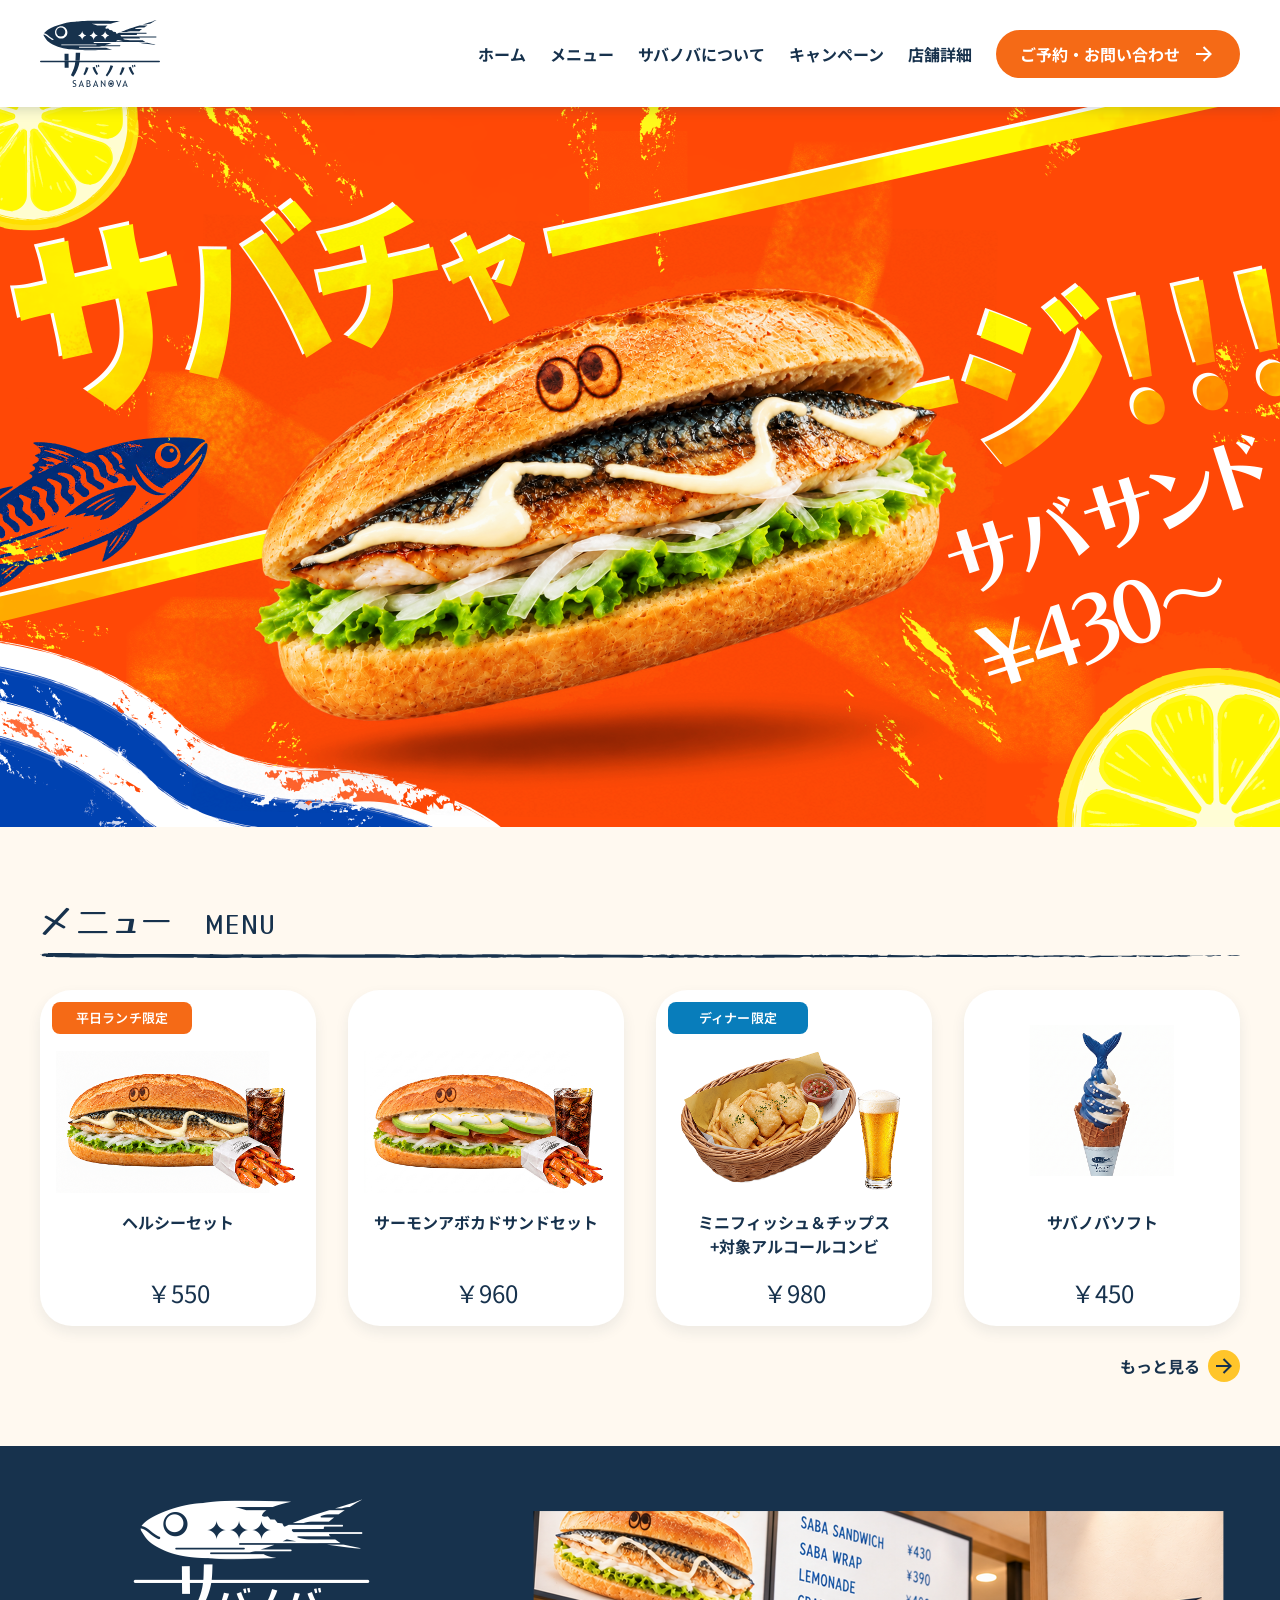
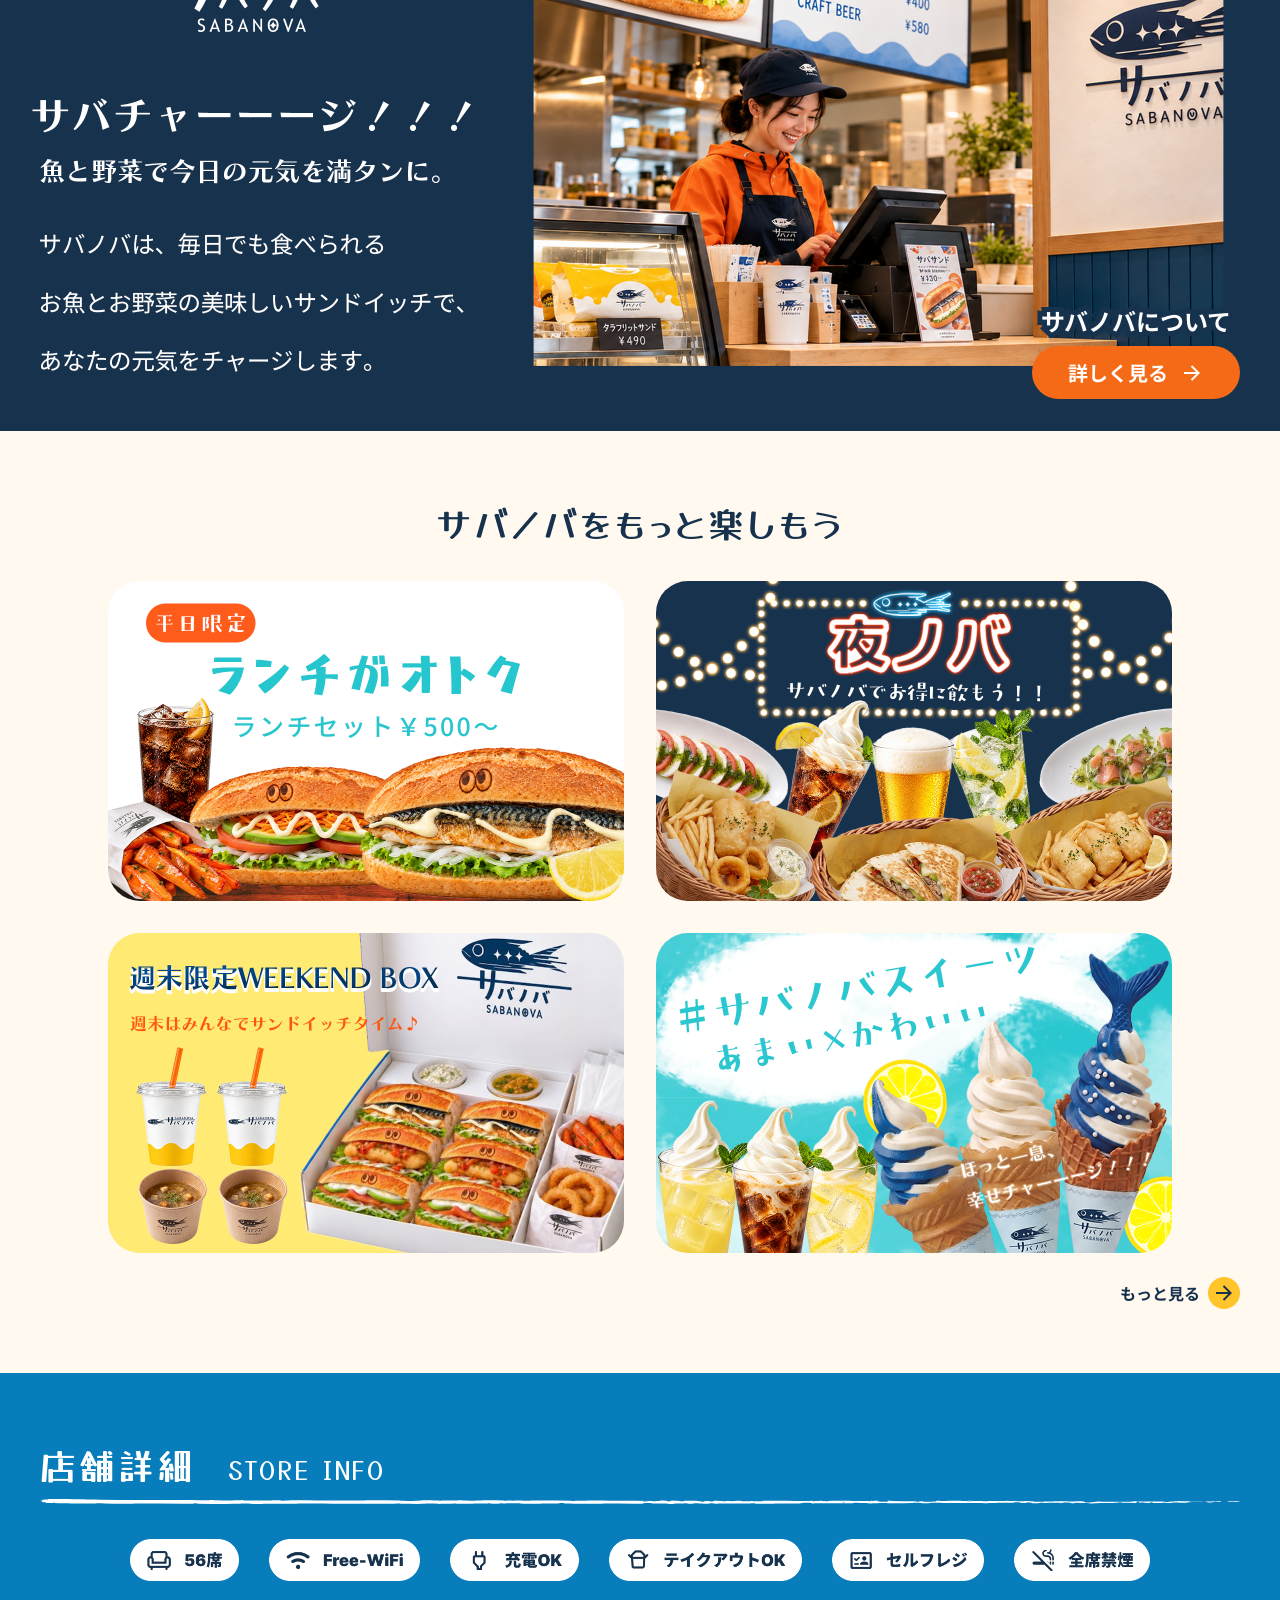
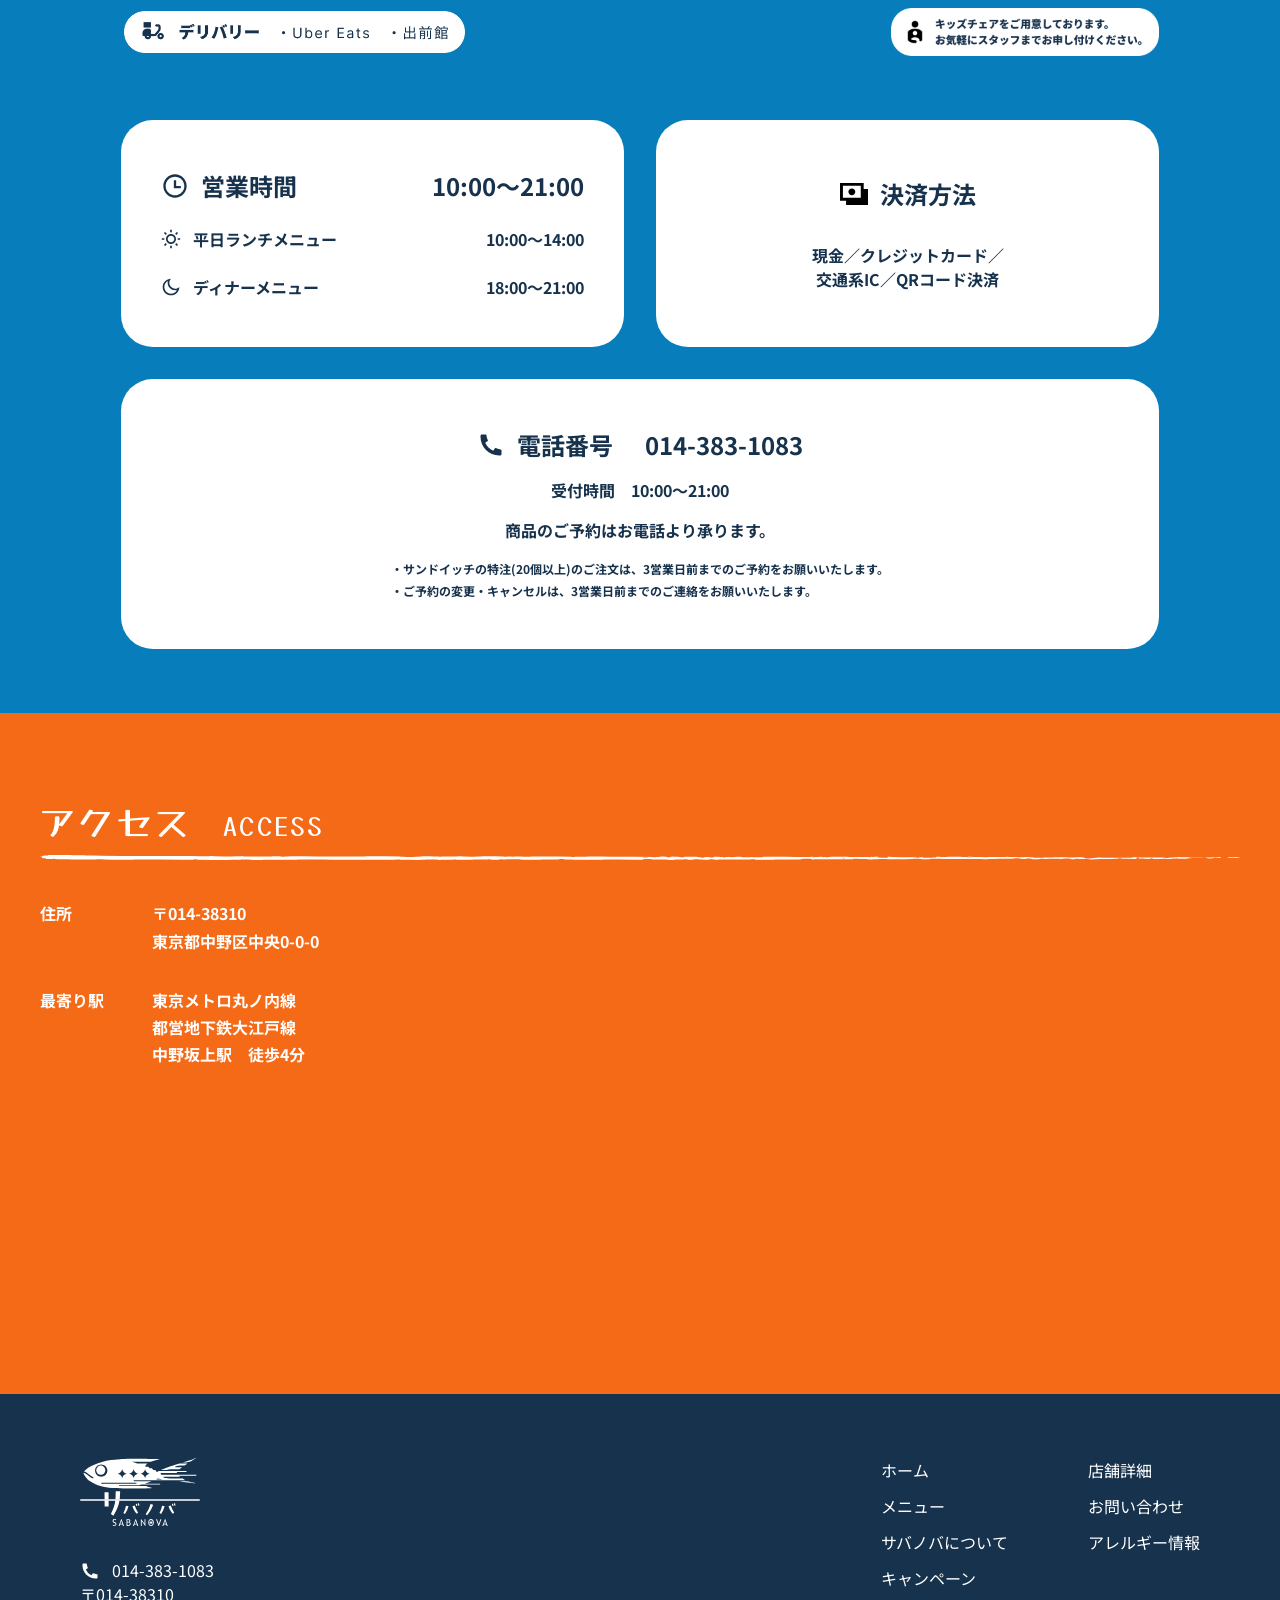
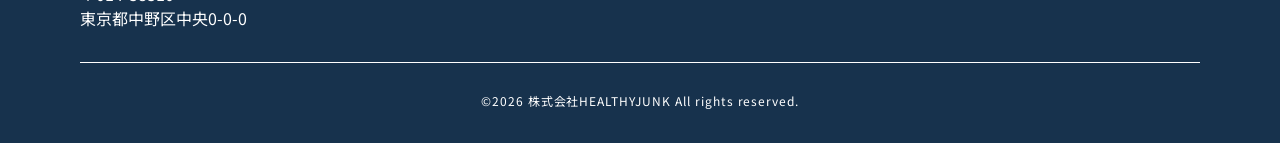
<file: index.html>
<!DOCTYPE html>
<html lang="ja">

<head>
    <meta charset="UTF-8">
    <meta name="viewport" content="width=device-width, initial-scale=1.0">
    <link rel="icon" type="image/svg+xml" href="./assets/images/common/logofish.svg">
    <title>SABANOVA | HOME</title>

    <link rel="preconnect" href="https://fonts.googleapis.com">
    <link rel="preconnect" href="https://fonts.gstatic.com" crossorigin>
    <link
        href="https://fonts.googleapis.com/css2?family=Noto+Sans+JP:wght@400;500;700;900&family=Yusei+Magic&display=swap"
        rel="stylesheet">
    <link rel="stylesheet" href="./css/style.css">
    <script src="./js/script.js" defer></script>
</head>

<body id="top">
    <header class="l-header">
        <div class="l-header__inner">
            <a href="./index.html" class="l-header__logo">
                <img src="./assets/images/common/logo.svg" alt="サバノバ SABANOVA">
            </a>

            <nav class="l-header__nav">

                <ul class="l-header__nav-list">

                    <li class="l-header__nav-item">
                        <a href="./index.html" class="l-header__nav-link">ホーム</a>
                    </li>

                    <li class="l-header__nav-item">
                        <a href="./menu.html" class="l-header__nav-link">メニュー</a>
                    </li>

                    <li class="l-header__nav-item">
                        <a href="./index.html#about" class="l-header__nav-link">サバノバについて</a>
                    </li>

                    <li class="l-header__nav-item">
                        <a href="./index.html#campaign" class="l-header__nav-link">キャンペーン</a>
                    </li>

                    <li class="l-header__nav-item">
                        <a href="./index.html#store-info" class="l-header__nav-link">店舗詳細</a>
                    </li>

                </ul>

            </nav>
            <a href="#" class="c-button c-button--contact">ご予約・お問い合わせ<svg xmlns="http://www.w3.org/2000/svg"
                    viewBox="0 0 24 24" fill="currentColor">
                    <path
                        d="M16.1716 10.9999L10.8076 5.63589L12.2218 4.22168L20 11.9999L12.2218 19.778L10.8076 18.3638L16.1716 12.9999H4V10.9999H16.1716Z">
                    </path>
                </svg></a>
        </div>
    </header>

    <div class="l-floating-header" id="floatingHeader">

        <a href="./index.html" class="l-floating-header__logo">
            <img src="./assets/images/common/logo.svg" alt="サバノバ SABANOVA">
        </a>

        <button class="l-floating-header__menu-button" id="menuButton" type="button" aria-label="メニューを開く"
            aria-expanded="false">
            <span></span>
            <span></span>
            <span></span>
        </button>

    </div>


    <!-- ハンバーガーメニュー -->
    <div class="l-drawer" id="drawer">

        <button class="l-drawer__close" id="drawerClose" type="button" aria-label="メニューを閉じる">
            ×
        </button>

        <nav class="l-drawer__nav">
            <ul>
                <li><a href="./index.html">トップ</a></li>
                <li><a href="./menu.html">メニュー</a></li>
                <li><a href="./index.html#about">サバノバについて</a></li>
                <li><a href="./index.html#campaign">キャンペーン</a></li>
                <li><a href="./index.html#store-info">店舗詳細</a></li>
                <li><a href="./index.html#access">アクセス</a></li>
            </ul>

            <a href="#" class="l-drawer__contact">
                ご予約・お問い合わせ
            </a>
        </nav>

    </div>

    <div class="l-drawer-overlay" id="drawerOverlay"></div>

    <main>
        <section class="p-home-mv">

            <picture>
                <source media="(max-width: 767px)" srcset="./assets/images/home/mv-sp.png">
                <img src="./assets/images/home/mv-pc.png" alt="サバチャージ！！！ サバサンド ￥430～">
            </picture>
        </section>


        <section class="p-home-menu" id="menu">
            <div class="c-section-heading">
                <h2 class="c-section-heading__title">
                    メニュー
                    <span>MENU</span>
                </h2>
            </div>


            <div class="p-home-menu__cards">
                <article class="c-menu-card">

                    <span class="c-menu-card__badge c-menu-card__badge--lunch">
                        平日ランチ限定
                    </span>

                    <img src="./assets/images/menu/set/saba-set/saba-sandwich-set-regular.png" alt="ヘルシーセット">
                    <h3 class="c-menu-card__name">ヘルシーセット</h3>
                    <p class="c-menu-card__price">￥550</p>
                </article>

                <article class="c-menu-card">
                    <img src="./assets/images/menu/set/salmon-avocado-set/salmon-avocado-sandwich-set-regular.png"
                        alt="サーモンアボカドサンドセット">
                    <h3 class="c-menu-card__name">サーモンアボカドサンドセット</h3>
                    <p class="c-menu-card__price">￥960</p>
                </article>

                <article class="c-menu-card">

                    <span class="c-menu-card__badge c-menu-card__badge--dinner">ディナー限定</span>


                    <img src="./assets/images/menu/night/night-mini-fish-and-chips.png" alt="ミニフィッシュ＆チップス+対象アルコールコンビ">
                    <h3 class="c-menu-card__name">ミニフィッシュ＆チップス<br>+対象アルコールコンビ</h3>
                    <p class="c-menu-card__price">￥980</p>
                </article>

                <article class="c-menu-card">
                    <img src="./assets/images/menu/dessert/sabanova-soft.png" alt="サバノバソフト">
                    <h3 class="c-menu-card__name">サバノバソフト</h3>
                    <p class="c-menu-card__price">￥450</p>
                </article>

            </div>


            <a href="./menu.html" class="p-home-menu__more">
                もっと見る

                <span class="c-circle-arrow" aria-hidden="true">
                    <svg xmlns="http://www.w3.org/2000/svg" viewBox="0 0 24 24" fill="currentColor">
                        <path
                            d="M16.1716 10.9999L10.8076 5.63589L12.2218 4.22168L20 11.9999L12.2218 19.778L10.8076 18.3638L16.1716 12.9999H4V10.9999H16.1716Z">
                        </path>
                    </svg>
                </span>
            </a>
        </section>


        <section class="p-home-about" id="about">
            <picture class="p-home-about__visual">
                <source media="(max-width: 767px)" srcset="./assets/images/home/about-sp.png">

                <img src="./assets/images/home/about-pc.png"
                    alt="サバチャーーージ！！！ 魚と野菜で今日の元気を満タンに。サバノバは、毎日でも食べられるお魚とお野菜の美味しいサンドイッチで、あなたの元気をチャージします。">
            </picture>

            <div class="p-home-about__more">
                <p>サバノバについて</p>

                <a href="#" class="c-button c-button--about">
                    詳しく見る
                    <svg xmlns="http://www.w3.org/2000/svg" viewBox="0 0 24 24" fill="currentColor">
                        <path
                            d="M16.1716 10.9999L10.8076 5.63589L12.2218 4.22168L20 11.9999L12.2218 19.778L10.8076 18.3638L16.1716 12.9999H4V10.9999H16.1716Z">
                        </path>
                    </svg>
                </a>
            </div>
        </section>

        <section class="p-home-campaign" id="campaign">
            <h2 class="p-home-campaign__title">
                サバノバをもっと楽しもう
            </h2>

            <ul class="p-home-campaign__list">

                <li class="p-home-campaign__item">
                    <a href="#" class="p-home-campaign__link">
                        <img src="./assets/images/home/campaign-lunch.png" alt="平日限定 ランチがオトク"
                            class="p-home-campaign__image">
                    </a>
                </li>

                <li class="p-home-campaign__item">
                    <a href="#" class="p-home-campaign__link">
                        <img src="./assets/images/home/campaign-night.png" alt="夜ノバ サバノバでお得に飲もう"
                            class="p-home-campaign__image">
                    </a>
                </li>

                <li class="p-home-campaign__item">
                    <a href="#" class="p-home-campaign__link">
                        <img src="./assets/images/home/campaign-weekend.png" alt="週末限定 WEEKEND BOX"
                            class="p-home-campaign__image">
                    </a>
                </li>

                <li class="p-home-campaign__item">
                    <a href="#" class="p-home-campaign__link">
                        <img src="./assets/images/home/campaign-sweets.png" alt="サバノバスイーツ あまい×かわいい ほっと一息幸せチャージ"
                            class="p-home-campaign__image">
                    </a>
                </li>
            </ul>

            <a href="#" class="p-home-campaign__more">
                もっと見る
                <span class="c-circle-arrow" aria-hidden="true">
                    <svg xmlns="http://www.w3.org/2000/svg" viewBox="0 0 24 24" fill="currentColor">
                        <path
                            d="M16.1716 10.9999L10.8076 5.63589L12.2218 4.22168L20 11.9999L12.2218 19.778L10.8076 18.3638L16.1716 12.9999H4V10.9999H16.1716Z">
                        </path>
                    </svg>
                </span>
            </a>
        </section>


        <section class="p-home-store-info" id="store-info">


            <div class="c-section-heading c-section-heading--white">
                <h2 class="c-section-heading__title">
                    店舗詳細
                    <span>STORE INFO</span>
                </h2>
            </div>

            <div class="p-home-store-info__features">

                <!-- PC：6個 × 1行 -->
                <div class="p-home-store-info__features-layout p-home-store-info__features-layout--pc">
                    <div class="c-feature-row">
                        <img src="./assets/images/store-info/feature-seats.png" alt="56席">
                        <img src="./assets/images/store-info/feature-wifi.png" alt="Free-WiFi">
                        <img src="./assets/images/store-info/feature-charge.png" alt="充電OK">
                        <img src="./assets/images/store-info/feature-takeout.png" alt="テイクアウトOK">
                        <img src="./assets/images/store-info/feature-self-register.png" alt="セルフレジ">
                        <img src="./assets/images/store-info/feature-no-smoking.png" alt="全席禁煙">
                    </div>
                </div>


                <!-- 中間：3個 × 2行 -->
                <div class="p-home-store-info__features-layout p-home-store-info__features-layout--tablet">

                    <div class="c-feature-row">
                        <img src="./assets/images/store-info/feature-seats.png" alt="56席">
                        <img src="./assets/images/store-info/feature-wifi.png" alt="Free-WiFi">
                        <img src="./assets/images/store-info/feature-charge.png" alt="充電OK">
                    </div>

                    <div class="c-feature-row">
                        <img src="./assets/images/store-info/feature-takeout.png" alt="テイクアウトOK">
                        <img src="./assets/images/store-info/feature-self-register.png" alt="セルフレジ">
                        <img src="./assets/images/store-info/feature-no-smoking.png" alt="全席禁煙">
                    </div>

                </div>


                <!-- SP：2個 × 3行 -->
                <div class="p-home-store-info__features-layout p-home-store-info__features-layout--sp">

                    <div class="c-feature-row">
                        <img src="./assets/images/store-info/feature-seats.png" alt="56席">
                        <img src="./assets/images/store-info/feature-wifi.png" alt="Free-WiFi">
                    </div>

                    <div class="c-feature-row">
                        <img src="./assets/images/store-info/feature-charge.png" alt="充電OK">
                        <img src="./assets/images/store-info/feature-takeout.png" alt="テイクアウトOK">
                    </div>

                    <div class="c-feature-row">
                        <img src="./assets/images/store-info/feature-self-register.png" alt="セルフレジ">
                        <img src="./assets/images/store-info/feature-no-smoking.png" alt="全席禁煙">
                    </div>

                </div>


                <!-- 共通：下2個 -->
                <div class="p-home-store-info__features-sub">
                    <img src="./assets/images/store-info/feature-delivery.png" alt="デリバリー">
                    <img src="./assets/images/store-info/feature-kids-chair.png" alt="キッズチェア">
                </div>

            </div>

            <div class="p-home-store-info__cards">

                <!-- 営業時間 -->
                <section class="c-info-card">

                    <div class="c-info-card__row">
                        <div class="text-large">

                            <svg class="icon-large" xmlns="http://www.w3.org/2000/svg" viewBox="0 0 24 24"
                                fill="currentColor">
                                <path
                                    d="M12 22C6.47715 22 2 17.5228 2 12C2 6.47715 6.47715 2 12 2C17.5228 2 22 6.47715 22 12C22 17.5228 17.5228 22 12 22ZM12 20C16.4183 20 20 16.4183 20 12C20 7.58172 16.4183 4 12 4C7.58172 4 4 7.58172 4 12C4 16.4183 7.58172 20 12 20ZM13 12H17V14H11V7H13V12Z">
                                </path>
                            </svg>
                            営業時間
                        </div>

                        <p class="text-large">10:00〜21:00</p>
                    </div>

                    <div class="c-info-card__row">
                        <div class="text-medium">

                            <svg class="icon-medium" xmlns="http://www.w3.org/2000/svg" viewBox="0 0 24 24"
                                fill="currentColor">
                                <path
                                    d="M12 18C8.68629 18 6 15.3137 6 12C6 8.68629 8.68629 6 12 6C15.3137 6 18 8.68629 18 12C18 15.3137 15.3137 18 12 18ZM12 16C14.2091 16 16 14.2091 16 12C16 9.79086 14.2091 8 12 8C9.79086 8 8 9.79086 8 12C8 14.2091 9.79086 16 12 16ZM11 1H13V4H11V1ZM11 20H13V23H11V20ZM3.51472 4.92893L4.92893 3.51472L7.05025 5.63604L5.63604 7.05025L3.51472 4.92893ZM16.9497 18.364L18.364 16.9497L20.4853 19.0711L19.0711 20.4853L16.9497 18.364ZM19.0711 3.51472L20.4853 4.92893L18.364 7.05025L16.9497 5.63604L19.0711 3.51472ZM5.63604 16.9497L7.05025 18.364L4.92893 20.4853L3.51472 19.0711L5.63604 16.9497ZM23 11V13H20V11H23ZM4 11V13H1V11H4Z">
                                </path>
                            </svg>
                            平日ランチメニュー
                        </div>

                        <p class="text-medium">10:00〜14:00</p>
                    </div>

                    <div class="c-info-card__row">
                        <div class="text-medium">

                            <svg class="icon-medium" xmlns="http://www.w3.org/2000/svg" viewBox="0 0 24 24"
                                fill="currentColor">
                                <path
                                    d="M10 7C10 10.866 13.134 14 17 14C18.9584 14 20.729 13.1957 21.9995 11.8995C22 11.933 22 11.9665 22 12C22 17.5228 17.5228 22 12 22C6.47715 22 2 17.5228 2 12C2 6.47715 6.47715 2 12 2C12.0335 2 12.067 2 12.1005 2.00049C10.8043 3.27098 10 5.04157 10 7ZM4 12C4 16.4183 7.58172 20 12 20C15.0583 20 17.7158 18.2839 19.062 15.7621C18.3945 15.9187 17.7035 16 17 16C12.0294 16 8 11.9706 8 7C8 6.29648 8.08133 5.60547 8.2379 4.938C5.71611 6.28423 4 8.9417 4 12Z">
                                </path>
                            </svg>
                            ディナーメニュー
                        </div>

                        <p class="text-medium">18:00〜21:00</p>
                    </div>

                </section>


                <!-- 決済方法 -->
                <section class="c-info-card c-info-card--payment">

                    <div class="text-large">

                        <svg class="icon-large" xmlns="http://www.w3.org/2000/svg" fill="none" viewBox="0 0 24 24"
                            id="Bill-4--Streamline-Sharp-Remix">
                            <desc>
                                Bill 4 Streamline Icon: https://streamlinehq.com
                            </desc>
                            <g id="bill-4--accounting-billing-payment-finance-cash-currency-money-bill-dollar-stack">
                                <path id="Union" fill="#000000" fill-rule="evenodd"
                                    d="M-0.000488281 2.49951H20.3042v5.19464h3.6962V21.5006H5.20654v-3.6807H-0.000488281V2.49951Zm2.499998281 2.5V15.3199H17.8042V4.99951H2.49951ZM13.119 10.1597c0 1.6339 -1.3286 2.9585 -2.9675 2.9585 -1.63884 0 -2.96742 -1.3246 -2.96742 -2.9585 0 -1.63396 1.32858 -2.95854 2.96742 -2.95854 1.6389 0 2.9675 1.32458 2.9675 2.95854Z"
                                    clip-rule="evenodd" stroke-width="1"></path>
                            </g>
                        </svg>
                        決済方法
                    </div>

                    <p class="text-medium">
                        現金／クレジットカード／<br>
                        交通系IC／QRコード決済
                    </p>

                </section>


                <!-- 電話番号 -->
                <section class="c-info-card c-info-card--phone">

                    <div class="c-info-card__row">
                        <div class="text-large">

                            <svg class="icon-large" xmlns="http://www.w3.org/2000/svg" viewBox="0 0 24 24"
                                fill="currentColor">
                                <path
                                    d="M21 16.42V19.9561C21 20.4811 20.5941 20.9167 20.0705 20.9537C19.6331 20.9846 19.2763 21 19 21C10.1634 21 3 13.8366 3 5C3 4.72371 3.01545 4.36687 3.04635 3.9295C3.08337 3.40588 3.51894 3 4.04386 3H7.5801C7.83678 3 8.05176 3.19442 8.07753 3.4498C8.10067 3.67907 8.12218 3.86314 8.14207 4.00202C8.34435 5.41472 8.75753 6.75936 9.3487 8.00303C9.44359 8.20265 9.38171 8.44159 9.20185 8.57006L7.04355 10.1118C8.35752 13.1811 10.8189 15.6425 13.8882 16.9565L15.4271 14.8019C15.5572 14.6199 15.799 14.5573 16.001 14.6532C17.2446 15.2439 18.5891 15.6566 20.0016 15.8584C20.1396 15.8782 20.3225 15.8995 20.5502 15.9225C20.8056 15.9483 21 16.1633 21 16.42Z">
                                </path>
                            </svg>
                            電話番号
                        </div>

                        <p class="text-large">014-383-1083</p>
                    </div>

                    <p class="text-medium">
                        受付時間　10:00〜21:00
                    </p>

                    <p class="text-medium">
                        商品のご予約はお電話より承ります。
                    </p>

                    <ul class="text-small">
                        <li>・サンドイッチの特注(20個以上)のご注文は、3営業日前までのご予約をお願いいたします。</li>
                        <li>・ご予約の変更・キャンセルは、3営業日前までのご連絡をお願いいたします。</li>
                    </ul>

                </section>

            </div>

        </section>


        <section class="p-home-access" id="access">

            <div class="c-section-heading">
                <h2 class="c-section-heading__title">
                    アクセス
                    <span>ACCESS</span>
                </h2>
            </div>

            <div class="p-home-access__body">
                <div class="p-home-access__info">
                    <dl>
                        <div>
                            <dt>住所</dt>
                            <dd>〒014-38310<br>
                                東京都中野区中央0-0-0</dd>
                        </div>

                        <div>
                            <dt>最寄り駅</dt>
                            <dd>
                                東京メトロ丸ノ内線<br>
                                都営地下鉄大江戸線<br>
                                中野坂上駅　徒歩4分
                            </dd>
                        </div>
                    </dl>
                </div>

                <div class="p-home-access__map">
                    <iframe
                        src="https://www.google.com/maps/embed?pb=!1m18!1m12!1m3!1d3240.3979049169193!2d139.7204376!3d35.6918247!2m3!1f0!2f0!3f0!3m2!1i1024!2i768!4f13.1!3m3!1m2!1s0x60188d5bce063c37%3A0xb548b9250334152f!2z44Kk44Oz44K_44O844OX44Op44OzSVTjgrnjgq_jg7zjg6s!5e0!3m2!1sja!2sjp!4v1791303191395!5m2!1sja!2sjp"
                        width="600" height="450" style="border:0;" allowfullscreen="" loading="lazy"
                        referrerpolicy="strict-origin-when-cross-origin"></iframe>
                </div>

            </div>

        </section>


    </main>

    <a href="#top" class="c-back-to-top">TOP</a>
    <footer class="l-footer">
        <div class="l-footer__inner">


            <div class="l-footer__brand">
                <a href="./index.html" class="l-footer__logo">
                    <img src="./assets/images/common/logo.svg" alt="サバノバ SABANOVA">
                </a>


                <address class="l-footer__shop-info">
                    <svg xmlns="http://www.w3.org/2000/svg" viewBox="0 0 24 24" fill="currentColor"
                        class="l-footer__tel-icon">
                        <path
                            d="M21 16.42V19.9561C21 20.4811 20.5941 20.9167 20.0705 20.9537C19.6331 20.9846 19.2763 21 19 21C10.1634 21 3 13.8366 3 5C3 4.72371 3.01545 4.36687 3.04635 3.9295C3.08337 3.40588 3.51894 3 4.04386 3H7.5801C7.83678 3 8.05176 3.19442 8.07753 3.4498C8.10067 3.67907 8.12218 3.86314 8.14207 4.00202C8.34435 5.41472 8.75753 6.75936 9.3487 8.00303C9.44359 8.20265 9.38171 8.44159 9.20185 8.57006L7.04355 10.1118C8.35752 13.1811 10.8189 15.6425 13.8882 16.9565L15.4271 14.8019C15.5572 14.6199 15.799 14.5573 16.001 14.6532C17.2446 15.2439 18.5891 15.6566 20.0016 15.8584C20.1396 15.8782 20.3225 15.8995 20.5502 15.9225C20.8056 15.9483 21 16.1633 21 16.42Z">
                        </path>
                    </svg>014-383-1083<br>
                    〒014-38310<br>
                    東京都中野区中央0-0-0
                </address>
            </div>

            <nav class="l-footer__nav">
                <ul class="l-footer__nav-list">
                    <li><a href="./index.html">ホーム</a></li>
                    <li><a href="./menu.html">メニュー</a></li>
                    <li><a href="./index.html#about">サバノバについて</a></li>
                    <li><a href="./index.html#campaign">キャンペーン</a></li>
                </ul>

                <ul class="l-footer__nav-list">
                    <li><a href="./index.html#store-info">店舗詳細</a></li>
                    <li><a href="#">お問い合わせ</a></li>
                    <li><a href="#">アレルギー情報</a></li>
                </ul>
            </nav>
        </div>



        <p class="l-footer__copyright">
            <small>&copy;2026 株式会社HEALTHYJUNK All rights reserved.</small>
        </p>

    </footer>
</body>

</html>
</file>
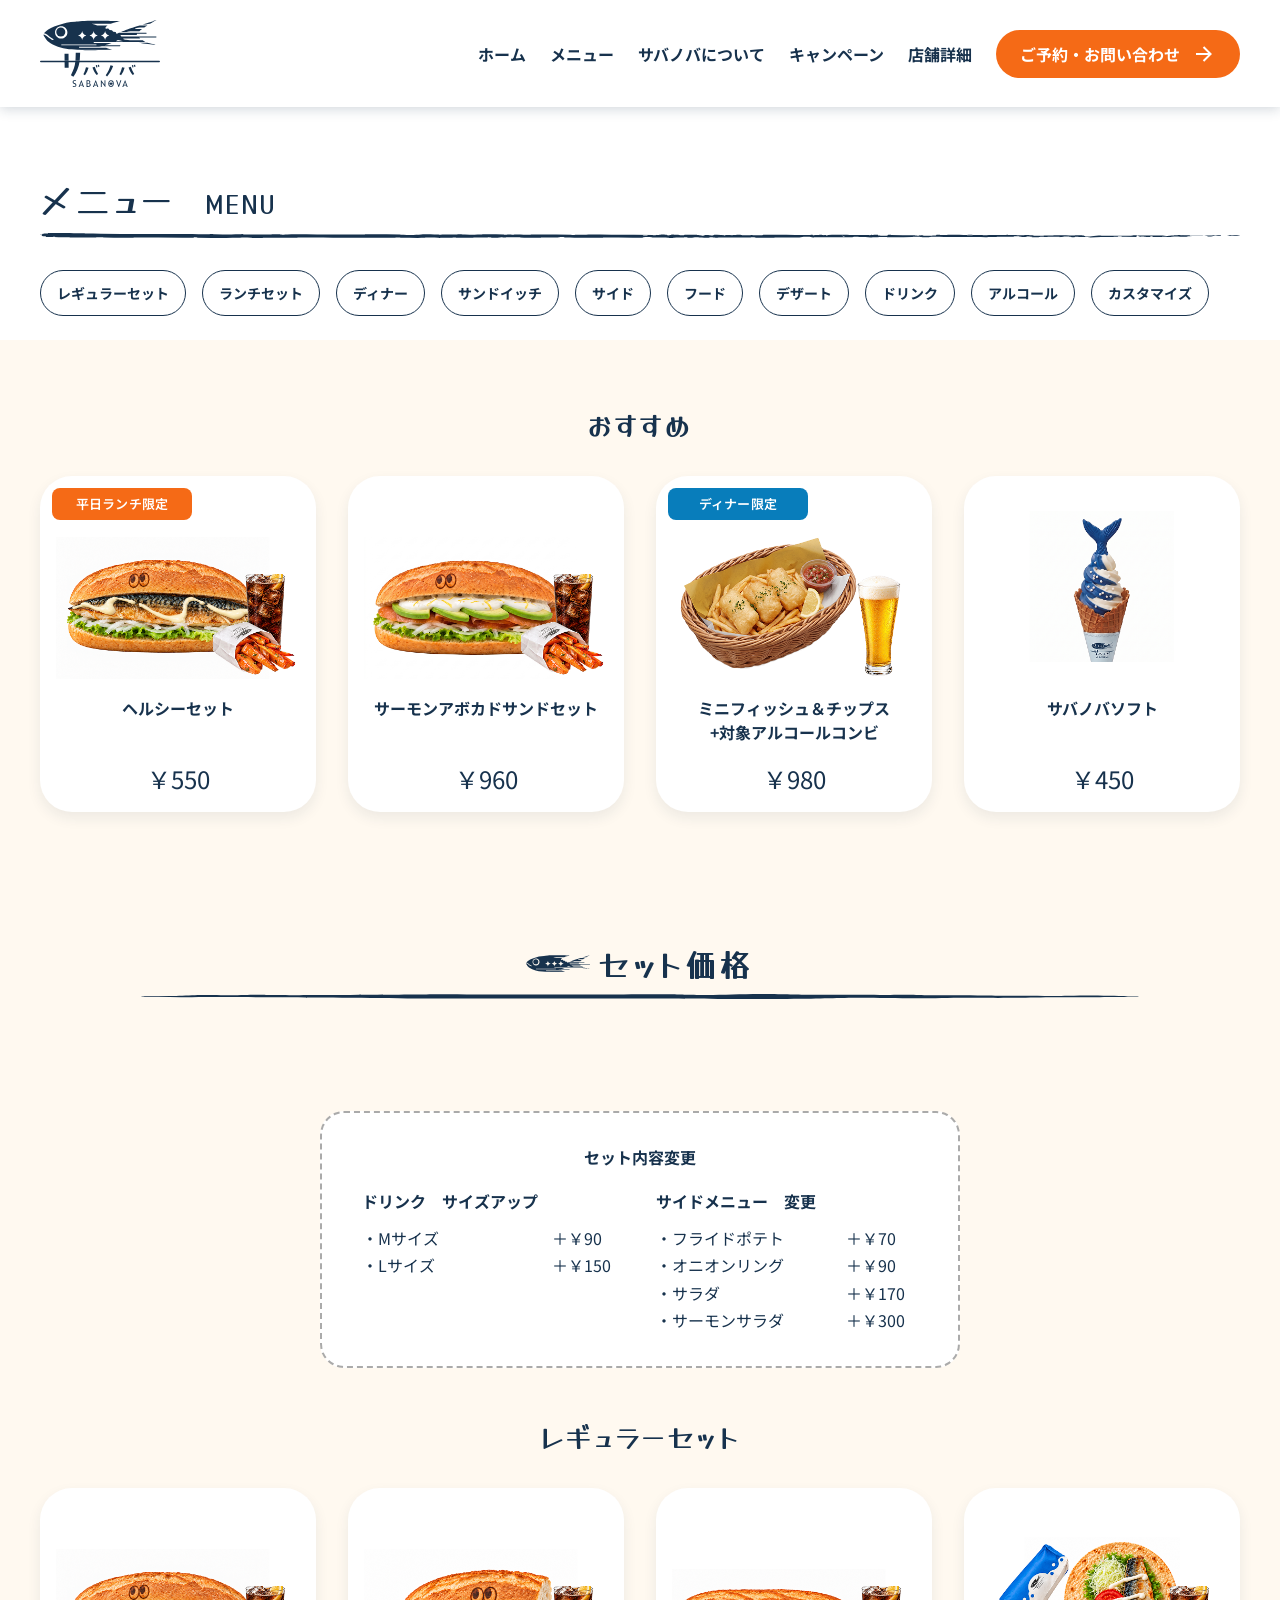
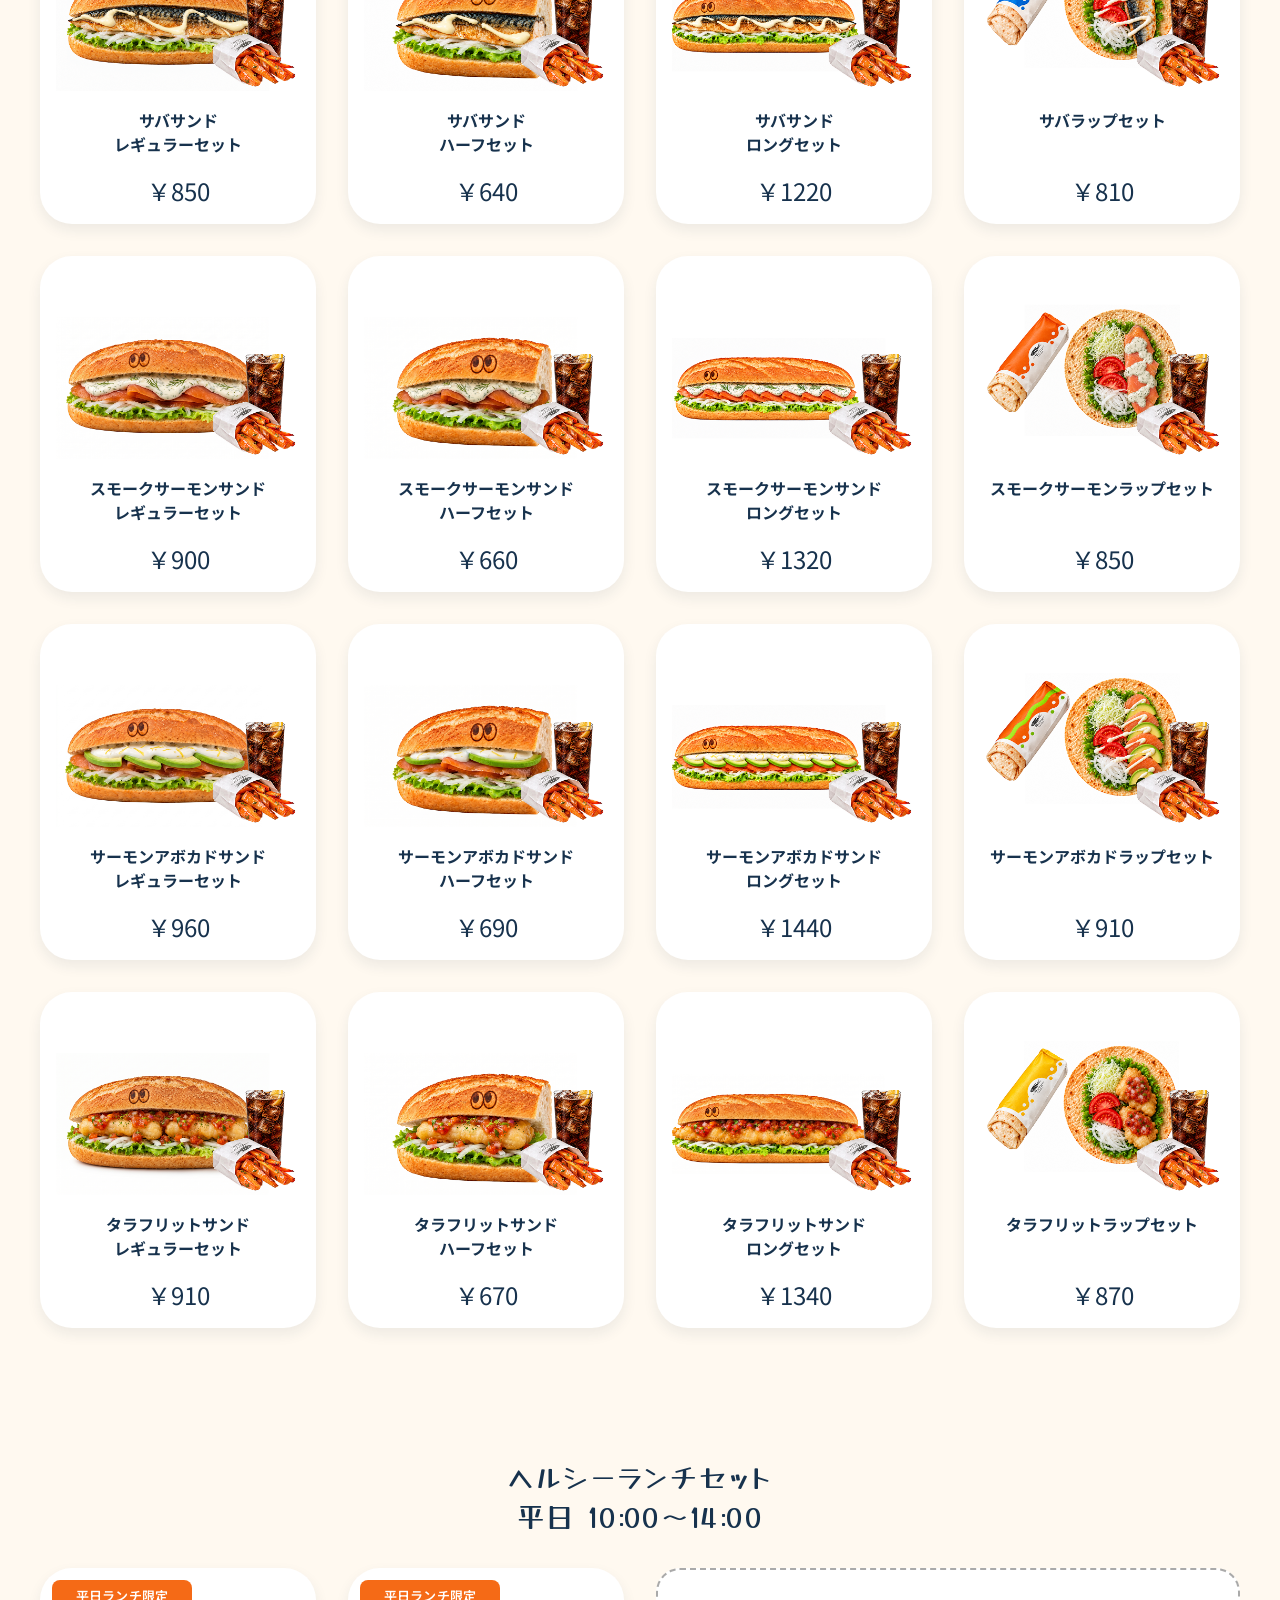
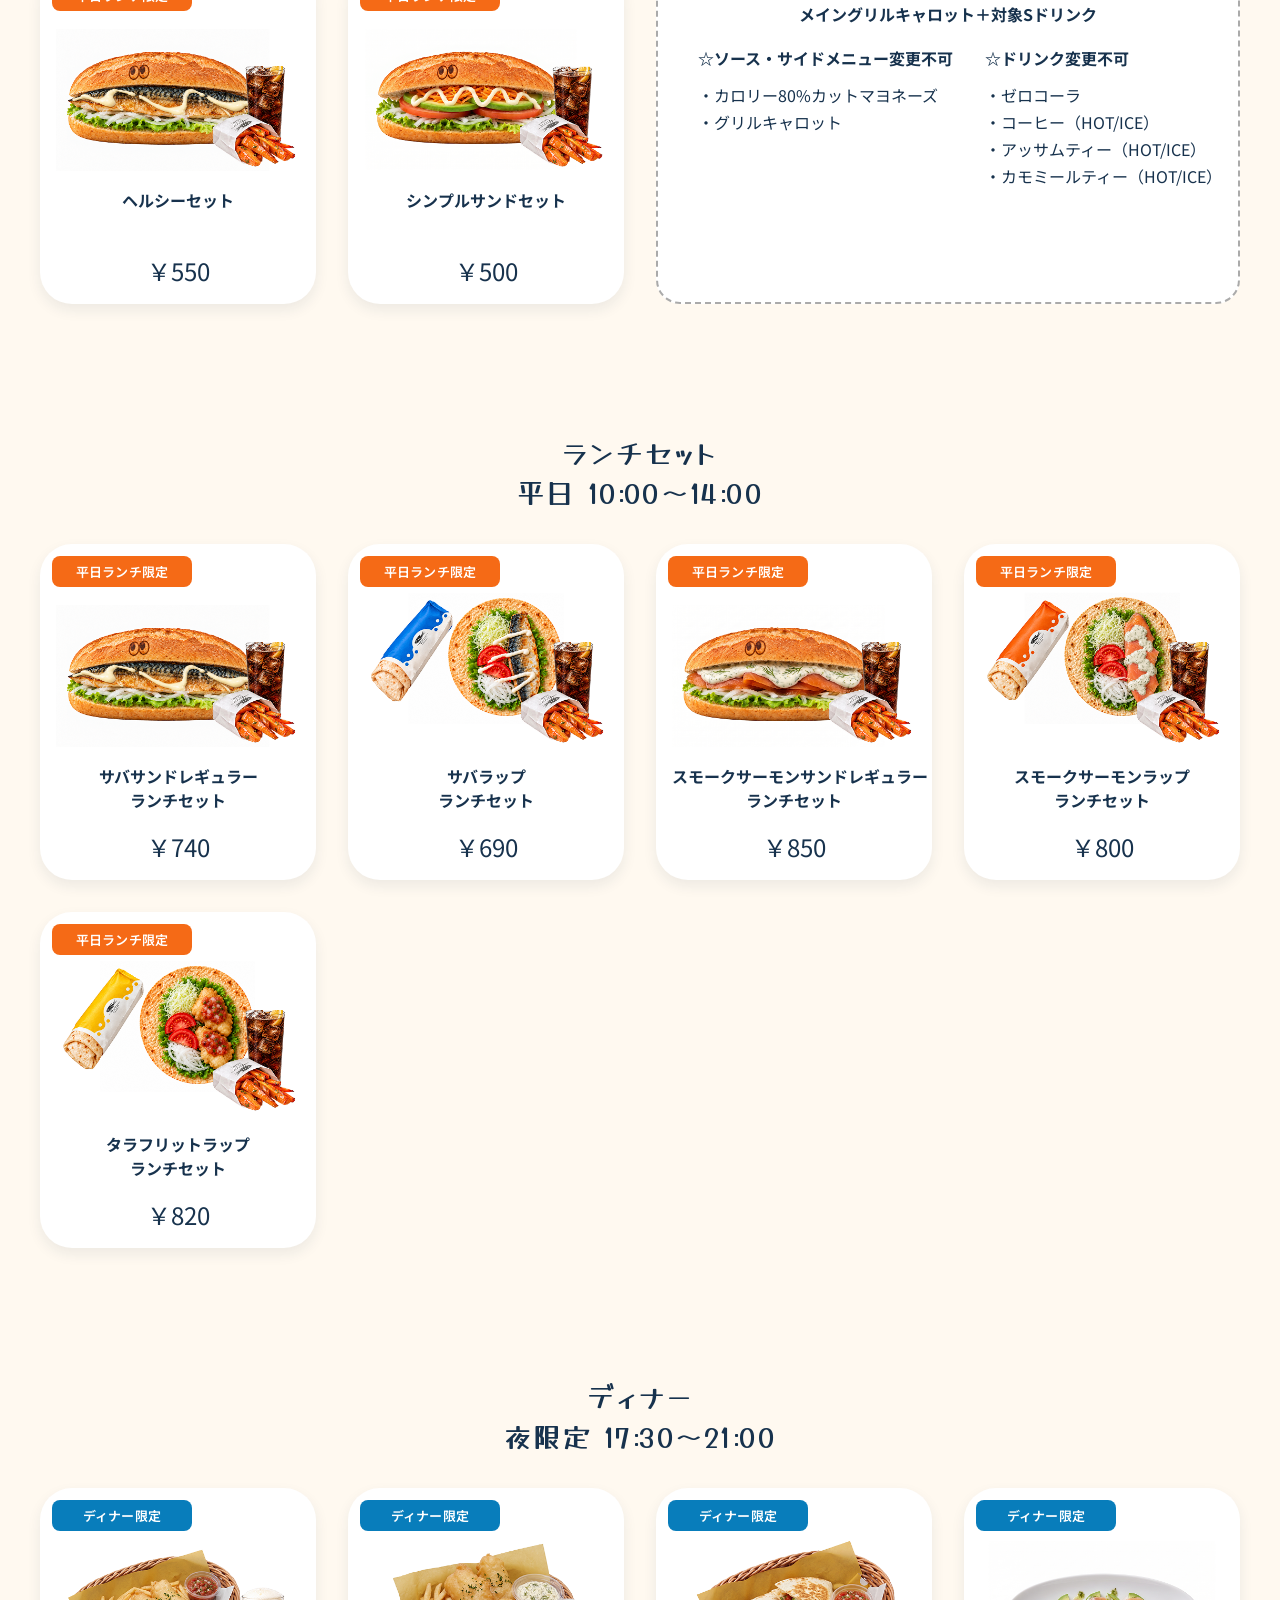
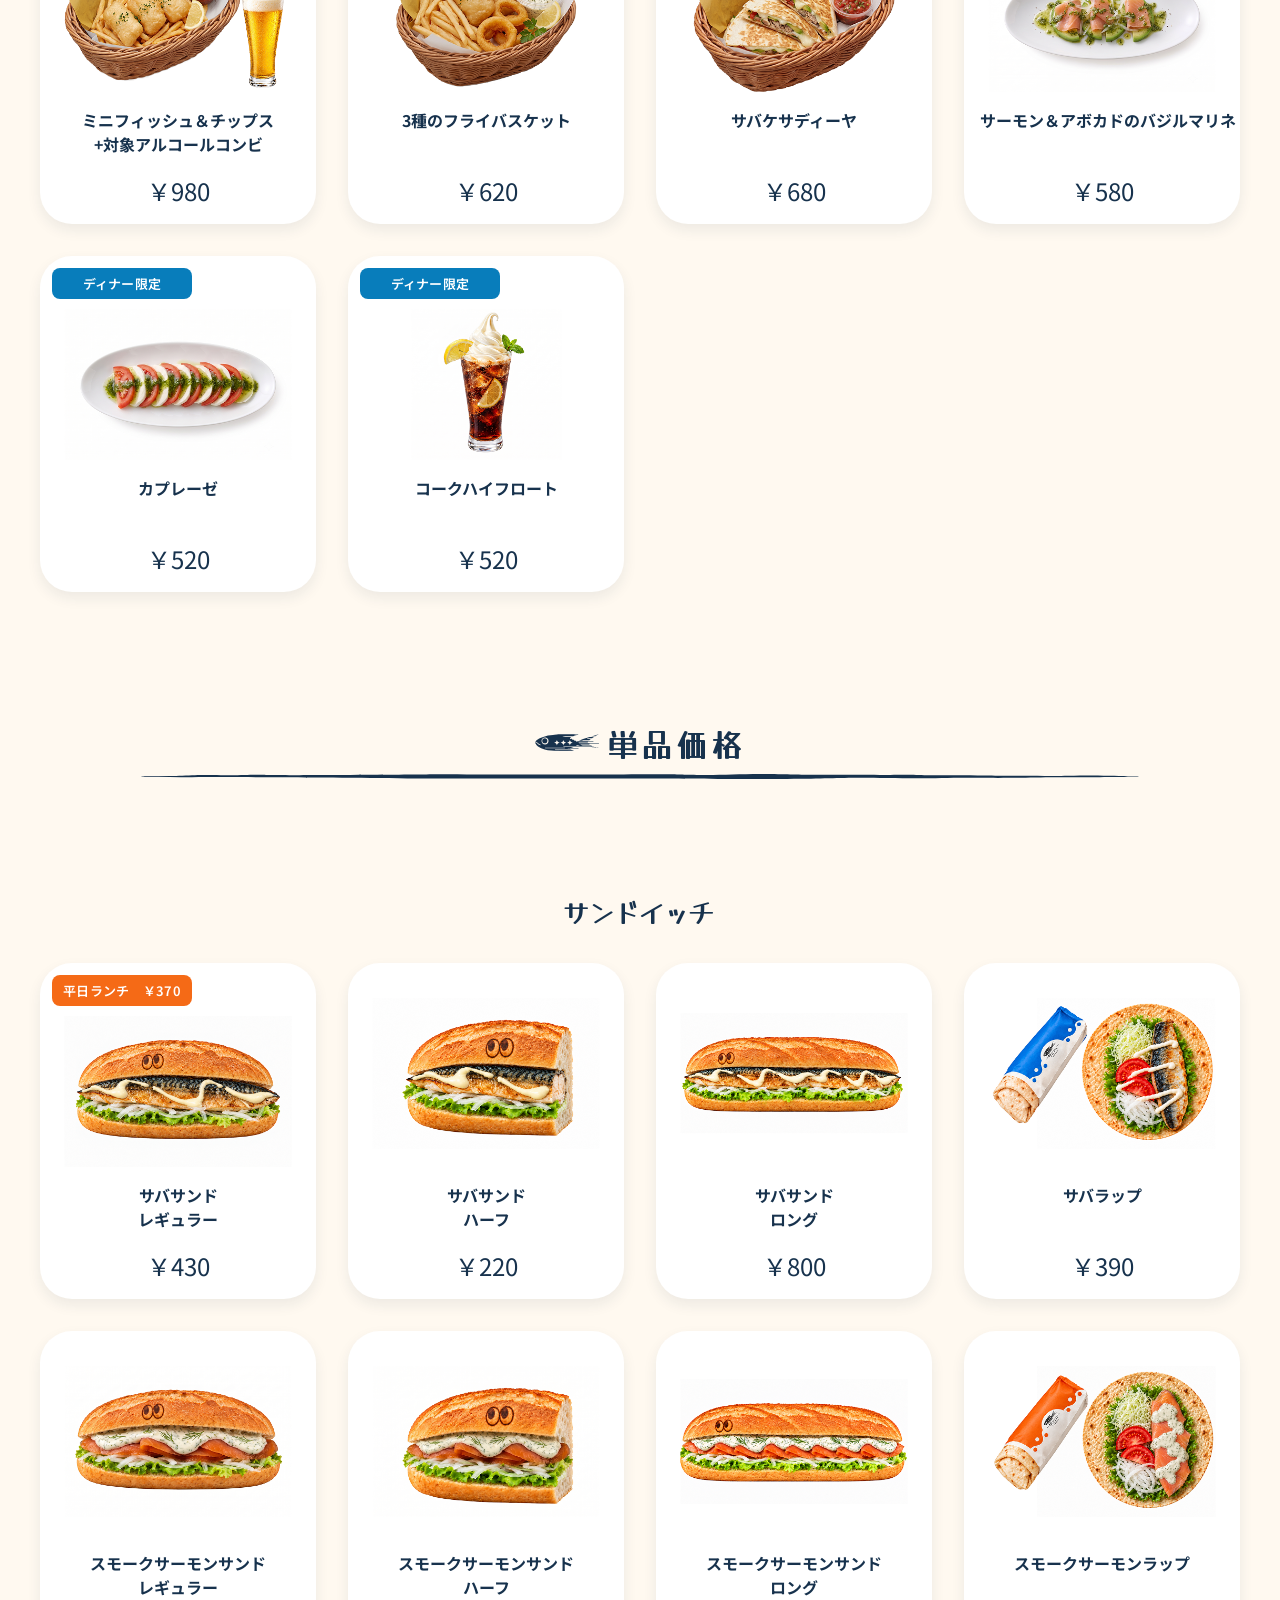
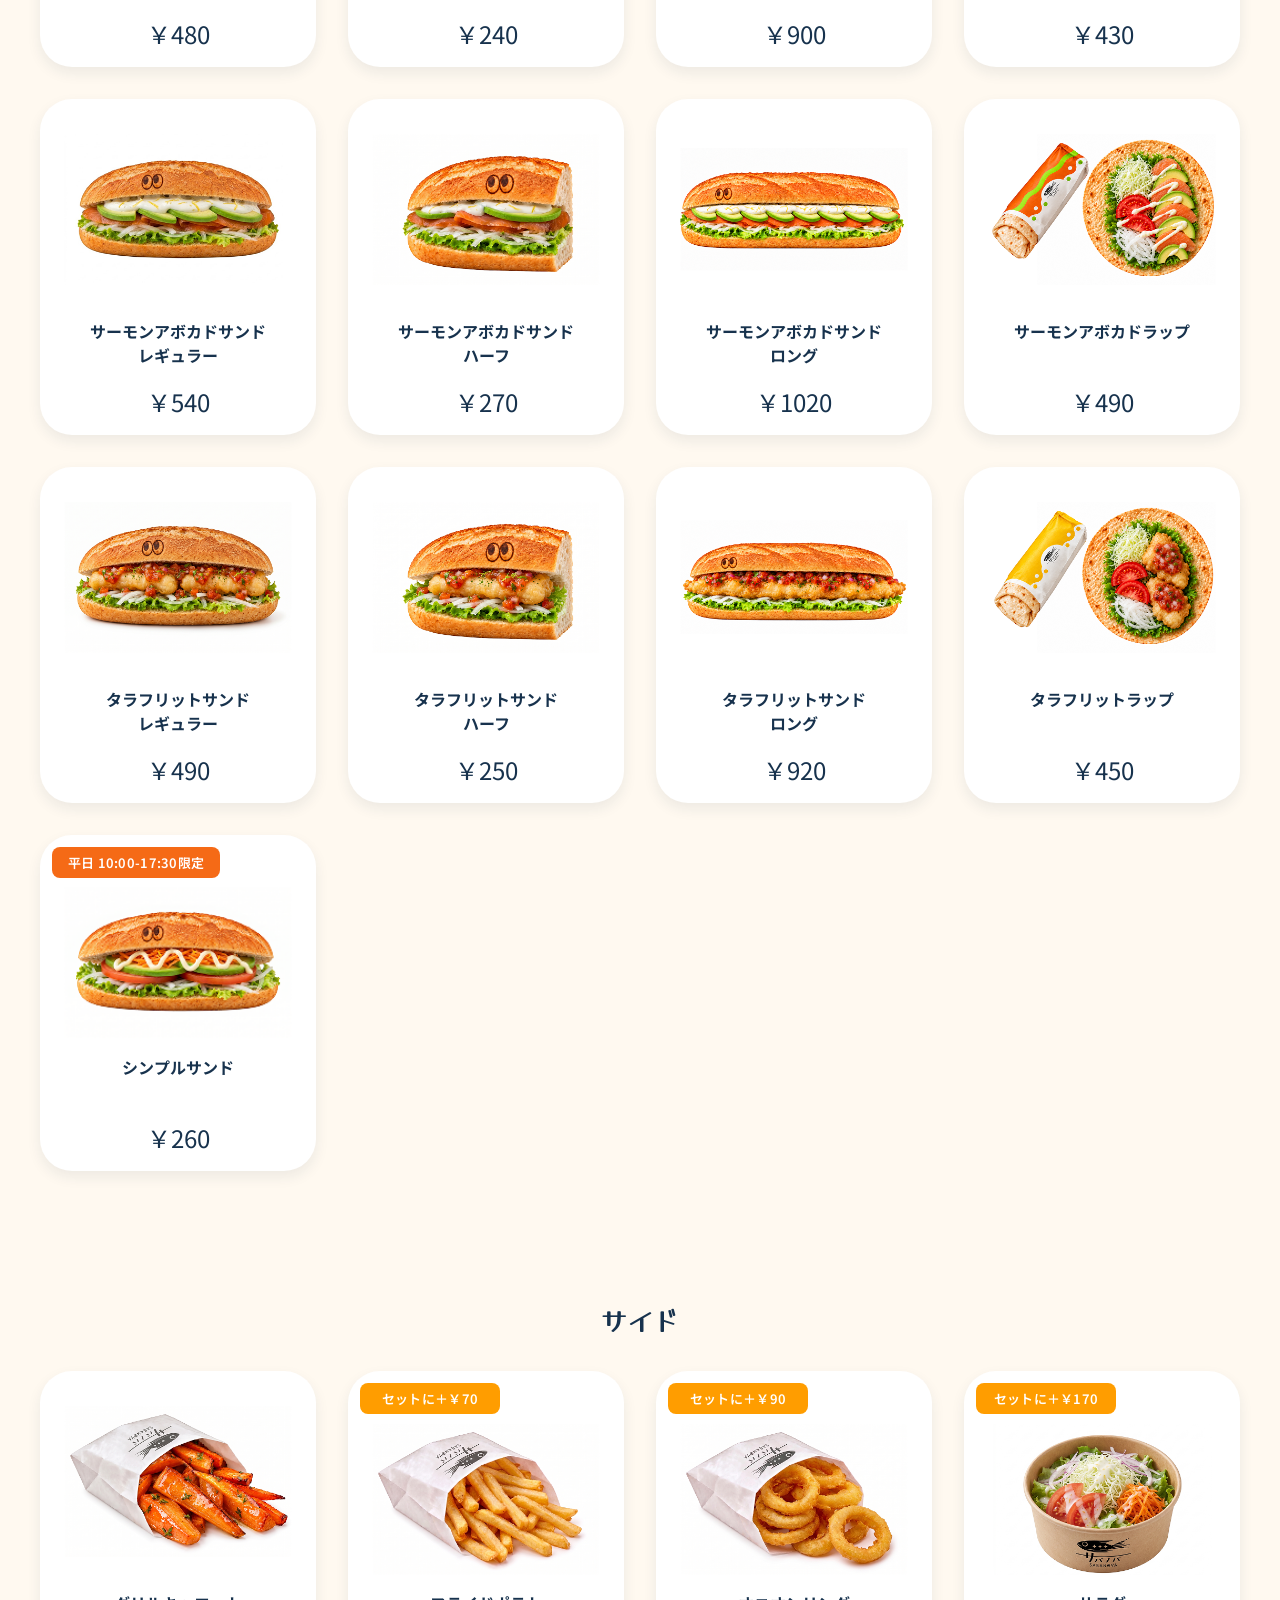
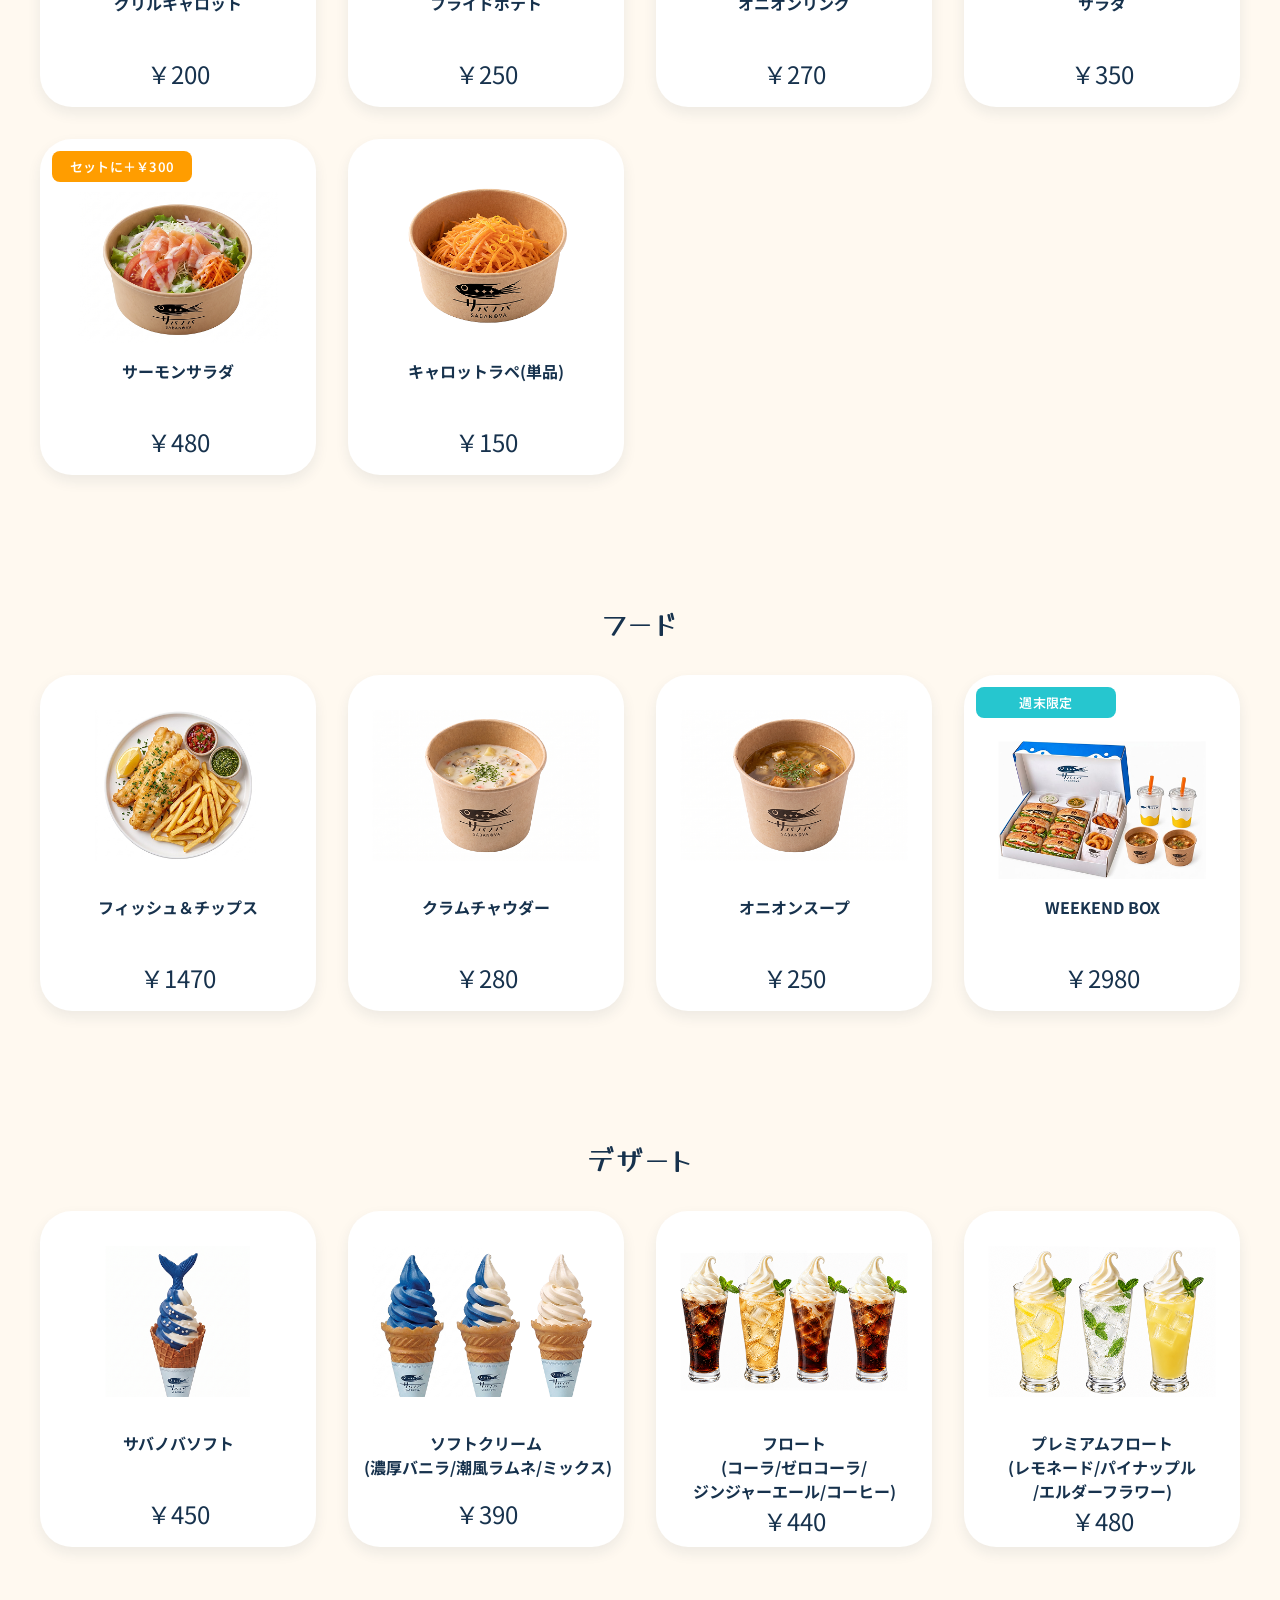
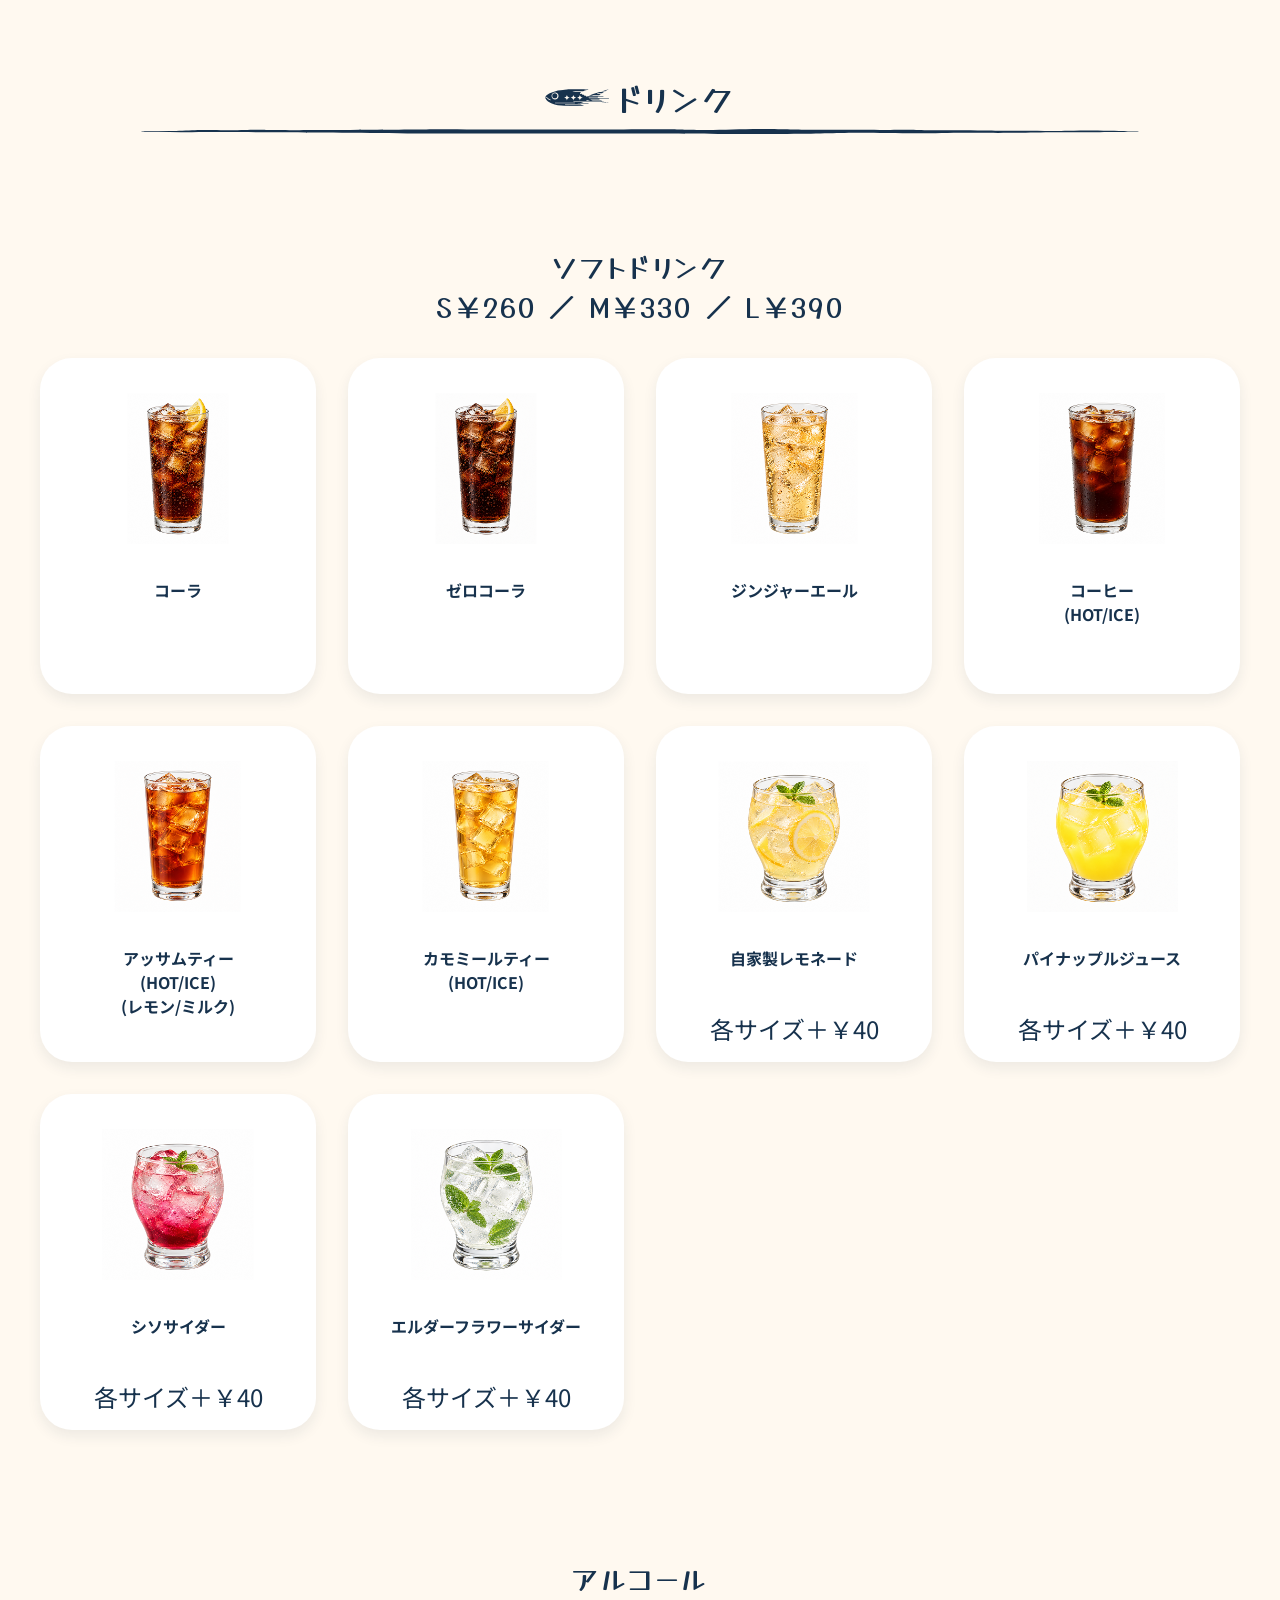
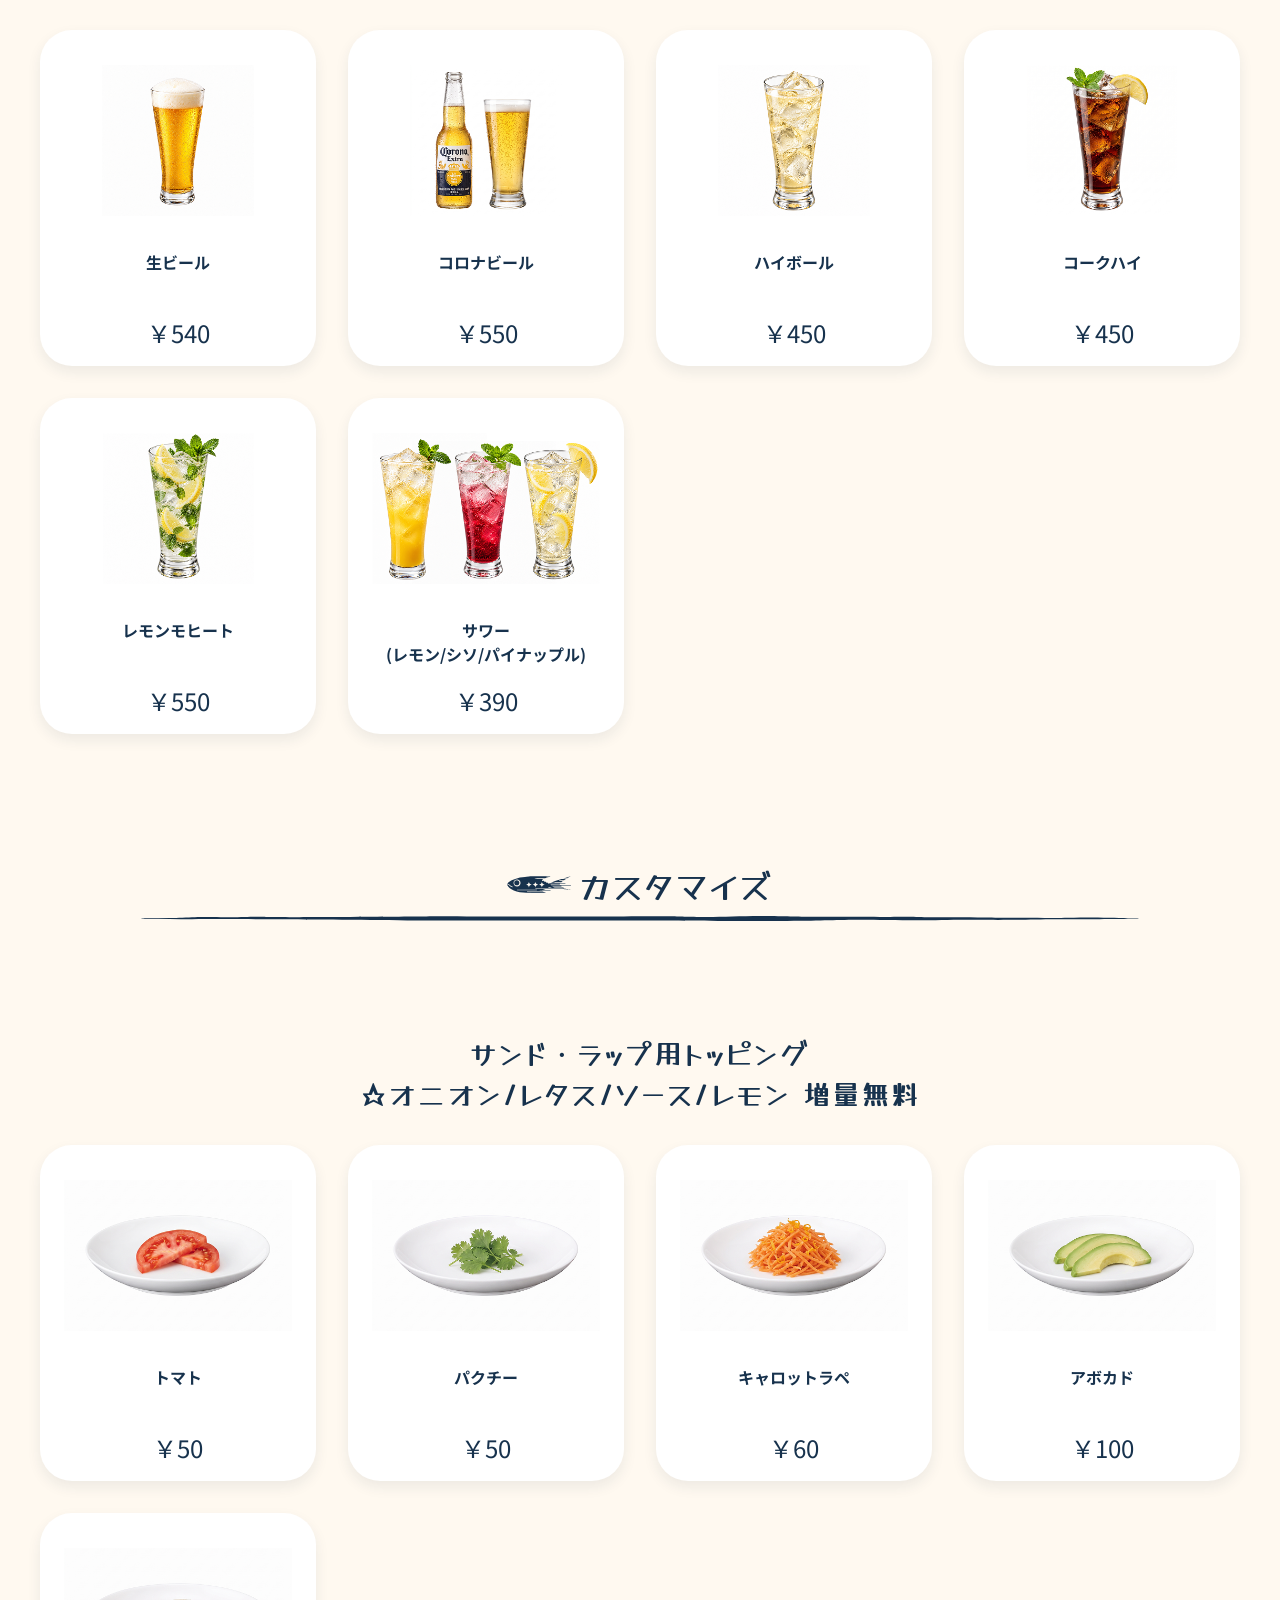
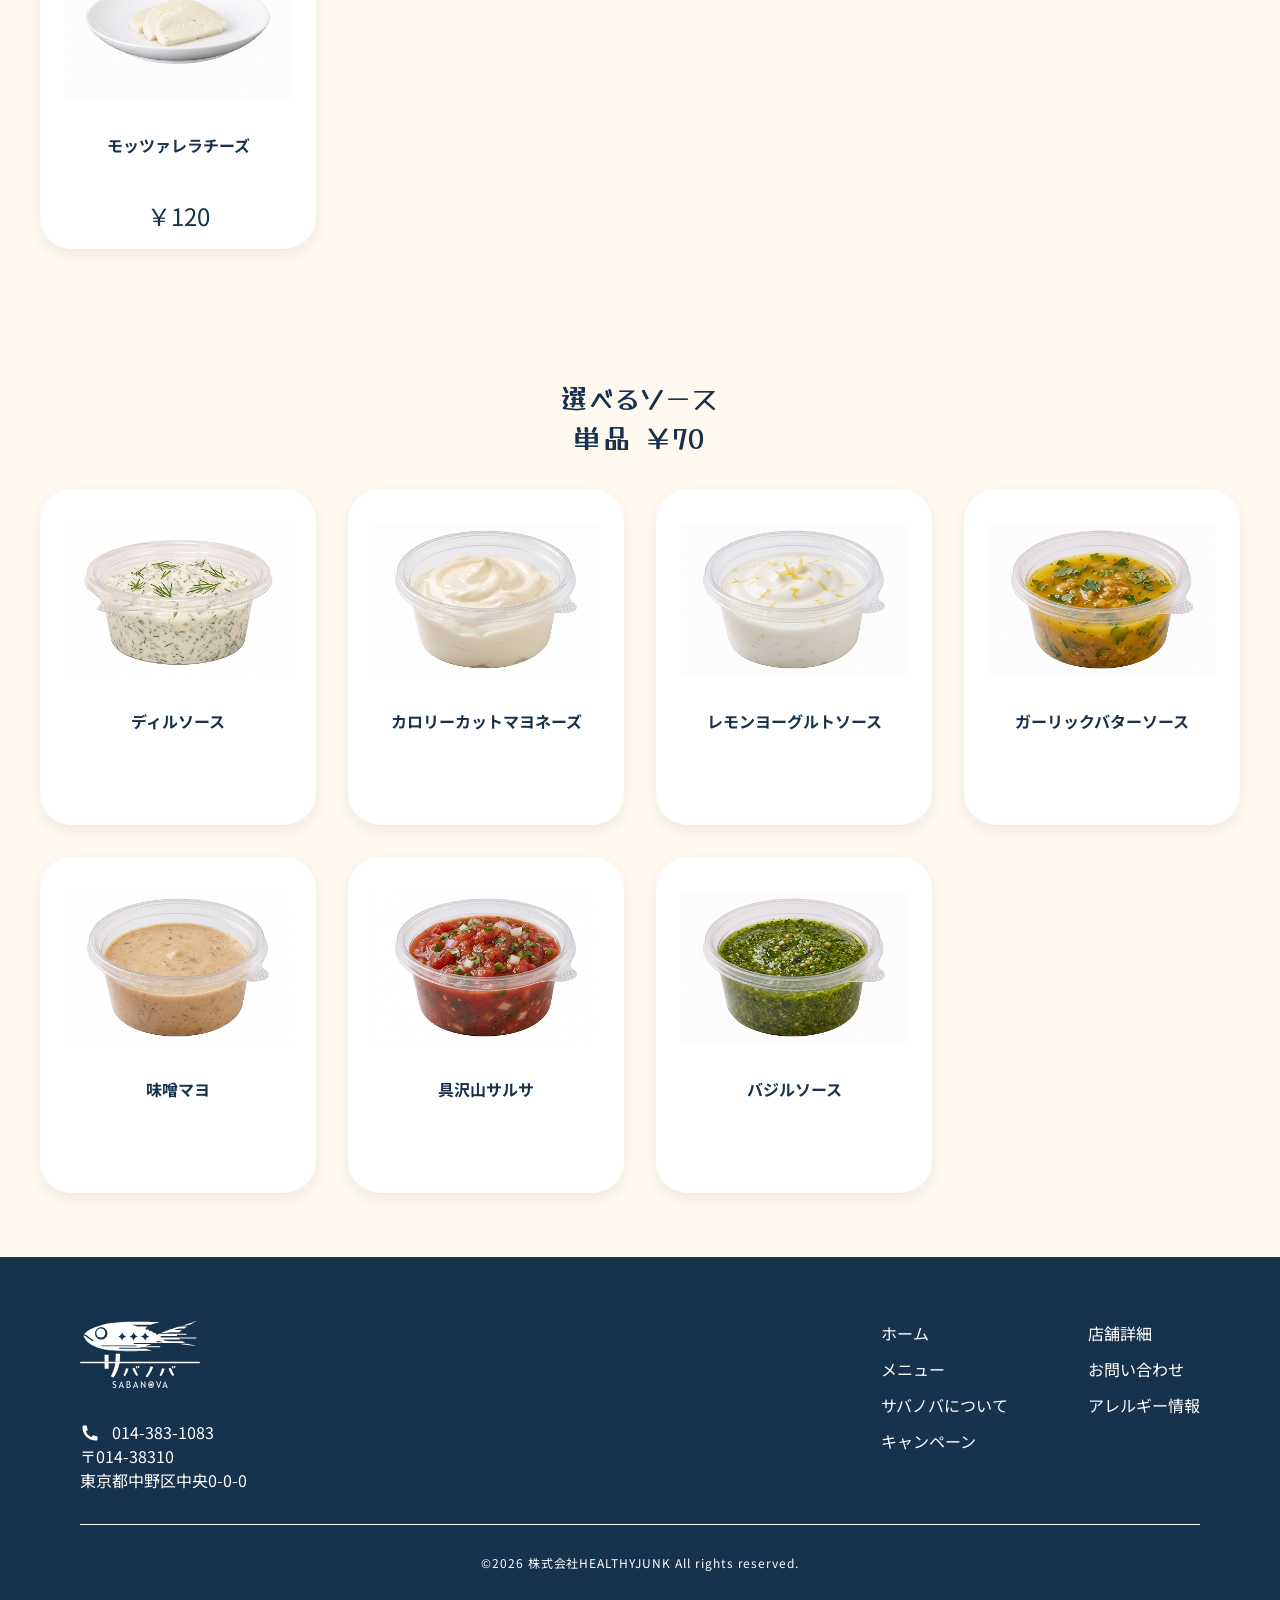
<file: menu.html>
<!DOCTYPE html>
<html lang="ja">

<head>
    <meta charset="UTF-8">
    <meta name="viewport" content="width=device-width, initial-scale=1.0">
    <link rel="icon" type="image/svg+xml" href="./assets/images/common/logofish.svg">
    <title>SABANOVA | MENU</title>

    <link rel="preconnect" href="https://fonts.googleapis.com">
    <link rel="preconnect" href="https://fonts.gstatic.com" crossorigin>
    <link
        href="https://fonts.googleapis.com/css2?family=Noto+Sans+JP:wght@400;500;700;900&family=Yusei+Magic&display=swap"
        rel="stylesheet">
    <link rel="stylesheet" href="./css/style.css">
    <script src="./js/script.js" defer></script>
</head>

<body>
    <header class="l-header">
        <div class="l-header__inner">
            <a href="./index.html" class="l-header__logo">
                <img src="./assets/images/common/logo.svg" alt="サバノバ SABANOVA">
            </a>

            <nav class="l-header__nav">

                <ul class="l-header__nav-list">

                    <li class="l-header__nav-item">
                        <a href="./index.html" class="l-header__nav-link">ホーム</a>
                    </li>

                    <li class="l-header__nav-item">
                        <a href="./menu.html" class="l-header__nav-link">メニュー</a>
                    </li>

                    <li class="l-header__nav-item">
                        <a href="./index.html#about" class="l-header__nav-link">サバノバについて</a>
                    </li>

                    <li class="l-header__nav-item">
                        <a href="./index.html#campaign" class="l-header__nav-link">キャンペーン</a>
                    </li>

                    <li class="l-header__nav-item">
                        <a href="./index.html#store-info" class="l-header__nav-link">店舗詳細</a>
                    </li>

                </ul>

            </nav>
            <a href="#" class="c-button c-button--contact">ご予約・お問い合わせ<svg xmlns="http://www.w3.org/2000/svg"
                    viewBox="0 0 24 24" fill="currentColor">
                    <path
                        d="M16.1716 10.9999L10.8076 5.63589L12.2218 4.22168L20 11.9999L12.2218 19.778L10.8076 18.3638L16.1716 12.9999H4V10.9999H16.1716Z">
                    </path>
                </svg></a>
        </div>
    </header>

    <div class="l-floating-header" id="floatingHeader">

        <a href="./index.html" class="l-floating-header__logo">
            <img src="./assets/images/common/logo.svg" alt="サバノバ SABANOVA">
        </a>

        <button class="l-floating-header__menu-button" id="menuButton" type="button" aria-label="メニューを開く"
            aria-expanded="false">
            <span></span>
            <span></span>
            <span></span>
        </button>

    </div>


    <!-- ハンバーガーメニュー -->
    <div class="l-drawer" id="drawer">

        <button class="l-drawer__close" id="drawerClose" type="button" aria-label="メニューを閉じる">
            ×
        </button>

        <nav class="l-drawer__nav">
            <ul>
                <li><a href="./index.html">トップ</a></li>
                <li><a href="./menu.html">メニュー</a></li>
                <li><a href="./index.html#about">サバノバについて</a></li>
                <li><a href="./index.html#campaign">キャンペーン</a></li>
                <li><a href="./index.html#store-info">店舗詳細</a></li>
                <li><a href="./index.html#access">アクセス</a></li>
            </ul>

            <a href="#" class="l-drawer__contact">
                ご予約・お問い合わせ
            </a>
        </nav>

    </div>

    <div class="l-drawer-overlay" id="drawerOverlay"></div>

    <main>
        <div class="p-menu">

            <div class="c-section-heading">
                <h1 class="c-section-heading__title">
                    メニュー
                    <span>MENU</span>
                </h1>
            </div>

        </div>
        <!-- メニューnav -->
        <div class="p-menu__nav-wrap">

            <button class="p-menu__nav-arrow" type="button" data-direction="left" aria-label="前のカテゴリーを見る">
                ‹
            </button>

            <nav class="p-menu__nav" aria-label="メニューカテゴリー">
                <a href="#regular-set">レギュラーセット</a>
                <a href="#lunch-set">ランチセット</a>
                <a href="#dinner">ディナー</a>
                <a href="#sandwich">サンドイッチ</a>
                <a href="#side">サイド</a>
                <a href="#food">フード</a>
                <a href="#dessert">デザート</a>
                <a href="#drink">ドリンク</a>
                <a href="#alcohol">アルコール</a>
                <a href="#customize">カスタマイズ</a>
            </nav>

            <button class="p-menu__nav-arrow" type="button" data-direction="right" aria-label="次のカテゴリーを見る">
                ›
            </button>

        </div>

        <!-- おすすめ -->
        <section class="p-menu__section" id="recommend">

            <h2 class="p-menu__section-title">おすすめ</h2>

            <div class="p-menu__list">

                <article class="c-menu-card">
                    <span class="c-menu-card__badge c-menu-card__badge--lunch">
                        平日ランチ限定
                    </span>

                    <img src="./assets/images/menu/set/saba-set/saba-sandwich-set-regular.png" alt="ヘルシーセット">

                    <h3 class="c-menu-card__name">ヘルシーセット</h3>
                    <p class="c-menu-card__price">￥550</p>
                </article>


                <article class="c-menu-card">

                    <img src="./assets/images/menu/set/salmon-avocado-set/salmon-avocado-sandwich-set-regular.png"
                        alt="サーモンアボカドサンドセット">

                    <h3 class="c-menu-card__name">
                        サーモンアボカドサンドセット
                    </h3>

                    <p class="c-menu-card__price">￥960</p>
                </article>


                <article class="c-menu-card">

                    <span class="c-menu-card__badge c-menu-card__badge--dinner">
                        ディナー限定
                    </span>

                    <img src="./assets/images/menu/night/night-mini-fish-and-chips.png" alt="ミニフィッシュ＆チップス+対象アルコールコンビ">

                    <h3 class="c-menu-card__name">
                        ミニフィッシュ＆チップス<br>
                        +対象アルコールコンビ
                    </h3>

                    <p class="c-menu-card__price">￥980</p>
                </article>


                <article class="c-menu-card">

                    <img src="./assets/images/menu/dessert/sabanova-soft.png" alt="サバノバソフト">

                    <h3 class="c-menu-card__name">サバノバソフト</h3>
                    <p class="c-menu-card__price">￥450</p>
                </article>

            </div>

        </section>

        <!-- セット価格 -->
        <div class="p-menu__group-title">
            <div>
                <img src="./assets/images/common/logofish.svg" alt="">
                <h2>セット価格</h2>
            </div>
        </div>

        <!-- レギュラーセット -->
        <section class="p-menu__section" id="regular-set">

            <aside class="p-menu__note">
                <h3>セット内容変更</h3>

                <div>
                    <div>
                        <h4>ドリンク　サイズアップ</h4>
                        <ul>
                            <li><span>・Mサイズ</span><span>＋￥90</span></li>
                            <li><span>・Lサイズ</span><span>＋￥150</span></li>
                        </ul>
                    </div>

                    <div>
                        <h4>サイドメニュー　変更</h4>
                        <ul>
                            <li><span>・フライドポテト</span><span>＋￥70</span></li>
                            <li><span>・オニオンリング</span><span>＋￥90</span></li>
                            <li><span>・サラダ</span><span>＋￥170</span></li>
                            <li><span>・サーモンサラダ</span><span>＋￥300</span></li>
                        </ul>
                    </div>
                </div>
            </aside>

            <h2 class="p-menu__section-title">
                レギュラーセット
            </h2>

            <div class="p-menu__list">

                <article class="c-menu-card">
                    <img src="./assets/images/menu/set/saba-set/saba-sandwich-set-regular.png" alt="サバサンドレギュラーセット">
                    <h3 class="c-menu-card__name">サバサンド<br>レギュラーセット</h3>
                    <p class="c-menu-card__price">￥850</p>
                </article>


                <article class="c-menu-card">
                    <img src="./assets/images/menu/set/saba-set/saba-sandwich-set-half.png" alt="サバサンドハーフセット">
                    <h3 class="c-menu-card__name">サバサンド<br>ハーフセット</h3>
                    <p class="c-menu-card__price">￥640</p>
                </article>

                <article class="c-menu-card">
                    <img src="./assets/images/menu/set/saba-set/saba-sandwich-set-long.png" alt="サバサンドロングセット">
                    <h3 class="c-menu-card__name">サバサンド<br>ロングセット</h3>
                    <p class="c-menu-card__price">￥1220</p>
                </article>

                <article class="c-menu-card">
                    <img src="./assets/images/menu/set/saba-set/saba-wrap-set.png" alt="サバラップセット">
                    <h3 class="c-menu-card__name">サバラップセット</h3>
                    <p class="c-menu-card__price">￥810</p>
                </article>



                <article class="c-menu-card">
                    <img src="./assets/images/menu/set/smoked-salmon-set/smoked-salmon-sandwich-set-regular.png"
                        alt="スモークサーモンサンドレギュラーセット">
                    <h3 class="c-menu-card__name">スモークサーモンサンド<br>レギュラーセット</h3>
                    <p class="c-menu-card__price">￥900</p>
                </article>


                <article class="c-menu-card">
                    <img src="./assets/images/menu/set/smoked-salmon-set/smoked-salmon-sandwich-set-half.png"
                        alt="スモークサーモンサンドハーフセット">
                    <h3 class="c-menu-card__name">スモークサーモンサンド<br>ハーフセット</h3>
                    <p class="c-menu-card__price">￥660</p>
                </article>


                <article class="c-menu-card">
                    <img src="./assets/images/menu/set/smoked-salmon-set/smoked-salmon-sandwich-set-long.png"
                        alt="スモークサーモンサンドロングセット">
                    <h3 class="c-menu-card__name">スモークサーモンサンド<br>ロングセット</h3>
                    <p class="c-menu-card__price">￥1320</p>
                </article>


                <article class="c-menu-card">
                    <img src="./assets/images/menu/set/smoked-salmon-set/smoked-salmon-wrap-set.png"
                        alt="スモークサーモンラップセット">
                    <h3 class="c-menu-card__name">スモークサーモンラップセット</h3>
                    <p class="c-menu-card__price">￥850</p>
                </article>


                <article class="c-menu-card">
                    <img src="./assets/images/menu/set/salmon-avocado-set/salmon-avocado-sandwich-set-regular.png"
                        alt="サーモンアボカドサンドレギュラーセット">
                    <h3 class="c-menu-card__name">サーモンアボカドサンド<br>レギュラーセット</h3>
                    <p class="c-menu-card__price">￥960</p>
                </article>


                <article class="c-menu-card">
                    <img src="./assets/images/menu/set/salmon-avocado-set/salmon-avocado-sandwich-set-half.png"
                        alt="サーモンアボカドサンドハーフセット">
                    <h3 class="c-menu-card__name">サーモンアボカドサンド<br>ハーフセット</h3>
                    <p class="c-menu-card__price">￥690</p>
                </article>


                <article class="c-menu-card">
                    <img src="./assets/images/menu/set/salmon-avocado-set/salmon-avocado-sandwich-set-long.png"
                        alt="サーモンアボカドサンドロングセット">
                    <h3 class="c-menu-card__name">サーモンアボカドサンド<br>ロングセット</h3>
                    <p class="c-menu-card__price">￥1440</p>
                </article>


                <article class="c-menu-card">
                    <img src="./assets/images/menu/set/salmon-avocado-set/salmon-avocado-wrap-set.png"
                        alt="サーモンアボカドラップセット">
                    <h3 class="c-menu-card__name">サーモンアボカドラップセット</h3>
                    <p class="c-menu-card__price">￥910</p>
                </article>


                <article class="c-menu-card">
                    <img src="./assets/images/menu/set/cod-fritter-set/cod-fritter-sandwich-set-regular.png"
                        alt="タラフリットサンドレギュラーセット">
                    <h3 class="c-menu-card__name">タラフリットサンド<br>レギュラーセット</h3>
                    <p class="c-menu-card__price">￥910</p>
                </article>


                <article class="c-menu-card">
                    <img src="./assets/images/menu/set/cod-fritter-set/cod-fritter-sandwich-set-half.png"
                        alt="タラフリットサンドハーフセット">
                    <h3 class="c-menu-card__name">タラフリットサンド<br>ハーフセット</h3>
                    <p class="c-menu-card__price">￥670</p>
                </article>


                <article class="c-menu-card">
                    <img src="./assets/images/menu/set/cod-fritter-set/cod-fritter-sandwich-set-long.png"
                        alt="タラフリットサンドロングセット">
                    <h3 class="c-menu-card__name">タラフリットサンド<br>ロングセット</h3>
                    <p class="c-menu-card__price">￥1340</p>
                </article>


                <article class="c-menu-card">
                    <img src="./assets/images/menu/set/cod-fritter-set/cod-fritter-wrap-set.png" alt="タラフリットラップセット">
                    <h3 class="c-menu-card__name">タラフリットラップセット</h3>
                    <p class="c-menu-card__price">￥870</p>
                </article>


            </div>

        </section>

        <!-- ヘルシーランチセット -->
        <section class="p-menu__section" id="lunch-set">

            <h2 class="p-menu__section-title">
                ヘルシーランチセット<br>
                平日 10:00〜14:00
            </h2>

            <div class="p-menu__list">

                <article class="c-menu-card">
                    <span class="c-menu-card__badge c-menu-card__badge--lunch">
                        平日ランチ限定
                    </span>

                    <img src="./assets/images/menu/set/saba-set/saba-sandwich-set-regular.png" alt="ヘルシーセット">

                    <h3 class="c-menu-card__name">ヘルシーセット</h3>
                    <p class="c-menu-card__price">￥550</p>
                </article>


                <article class="c-menu-card">
                    <span class="c-menu-card__badge c-menu-card__badge--lunch">
                        平日ランチ限定
                    </span>

                    <img src="./assets/images/menu/set/simple-sandwich-set.png" alt="シンプルサンドセット">

                    <h3 class="c-menu-card__name">シンプルサンドセット</h3>
                    <p class="c-menu-card__price">￥500</p>
                </article>


                <aside class="p-menu__note">

                    <h3>メイングリルキャロット＋対象Sドリンク</h3>

                    <div>
                        <div>
                            <h4>☆ソース・サイドメニュー変更不可</h4>
                            <ul>
                                <li>・カロリー80%カットマヨネーズ</li>
                                <li>・グリルキャロット</li>
                            </ul>
                        </div>

                        <div>
                            <h4>☆ドリンク変更不可</h4>
                            <ul>
                                <li>・ゼロコーラ</li>
                                <li>・コーヒー（HOT/ICE）</li>
                                <li>・アッサムティー（HOT/ICE）</li>
                                <li>・カモミールティー（HOT/ICE）</li>
                            </ul>
                        </div>
                    </div>

                </aside>

            </div>

        </section>
        <!-- ランチセット -->
        <section class="p-menu__section">

            <h2 class="p-menu__section-title">
                ランチセット<br>
                平日 10:00〜14:00
            </h2>

            <div class="p-menu__list">

                <article class="c-menu-card">
                    <span class="c-menu-card__badge c-menu-card__badge--lunch">
                        平日ランチ限定
                    </span>

                    <img src="./assets/images/menu/set/saba-set/saba-sandwich-set-regular.png" alt="サバサンドレギュラーランチセット">
                    <h3 class="c-menu-card__name">サバサンドレギュラー<br>ランチセット</h3>
                    <p class="c-menu-card__price">￥740</p>
                </article>

                <article class="c-menu-card">
                    <span class="c-menu-card__badge c-menu-card__badge--lunch">
                        平日ランチ限定
                    </span>

                    <img src="./assets/images/menu/set/saba-set/saba-wrap-set.png" alt="サバラップランチセット">
                    <h3 class="c-menu-card__name">サバラップ<br>ランチセット</h3>
                    <p class="c-menu-card__price">￥690</p>
                </article>

                <article class="c-menu-card">
                    <span class="c-menu-card__badge c-menu-card__badge--lunch">
                        平日ランチ限定
                    </span>

                    <img src="./assets/images/menu/set/smoked-salmon-set/smoked-salmon-sandwich-set-regular.png"
                        alt="スモークサーモンサンドレギュラーランチセット">
                    <h3 class="c-menu-card__name"><span style="white-space: nowrap;">スモークサーモンサンドレギュラー</span><br>ランチセット
                    </h3>
                    <p class="c-menu-card__price">￥850</p>
                </article>

                <article class="c-menu-card">
                    <span class="c-menu-card__badge c-menu-card__badge--lunch">
                        平日ランチ限定
                    </span>

                    <img src="./assets/images/menu/set/smoked-salmon-set/smoked-salmon-wrap-set.png"
                        alt="スモークサーモンラップランチセット">
                    <h3 class="c-menu-card__name">スモークサーモンラップ<br>ランチセット</h3>
                    <p class="c-menu-card__price">￥800</p>
                </article>


                <article class="c-menu-card">
                    <span class="c-menu-card__badge c-menu-card__badge--lunch">
                        平日ランチ限定
                    </span>

                    <img src="./assets/images/menu/set/cod-fritter-set/cod-fritter-wrap-set.png" alt="タラフリットラップランチセット">
                    <h3 class="c-menu-card__name">タラフリットラップ<br>ランチセット</h3>
                    <p class="c-menu-card__price">￥820</p>
                </article>



            </div>

        </section>

        <!-- ディナー -->

        <section class="p-menu__section" id="dinner">

            <h2 class="p-menu__section-title">
                ディナー<br>
                夜限定 17:30〜21:00
            </h2>

            <div class="p-menu__list">
                <article class="c-menu-card">
                    <span class="c-menu-card__badge c-menu-card__badge--dinner">
                        ディナー限定
                    </span>

                    <img src="./assets/images/menu/night/night-mini-fish-and-chips.png" alt="ミニフィッシュ＆チップス+対象アルコールコンビ">
                    <h3 class="c-menu-card__name">ミニフィッシュ＆チップス<br>+対象アルコールコンビ</h3>
                    <p class="c-menu-card__price">￥980</p>
                </article>


                <article class="c-menu-card">
                    <span class="c-menu-card__badge c-menu-card__badge--dinner">
                        ディナー限定
                    </span>

                    <img src="./assets/images/menu/night/night-fry-basket.png" alt="3種のフライバスケット">
                    <h3 class="c-menu-card__name">3種のフライバスケット</h3>
                    <p class="c-menu-card__price">￥620</p>
                </article>


                <article class="c-menu-card">
                    <span class="c-menu-card__badge c-menu-card__badge--dinner">
                        ディナー限定
                    </span>

                    <img src="./assets/images/menu/night/night-saba-quesadilla.png" alt="サバケサディーヤ">
                    <h3 class="c-menu-card__name">サバケサディーヤ</h3>
                    <p class="c-menu-card__price">￥680</p>
                </article>


                <article class="c-menu-card">
                    <span class="c-menu-card__badge c-menu-card__badge--dinner">
                        ディナー限定
                    </span>

                    <img src="./assets/images/menu/night/night-salmon-avocado-marinade.png" alt="サーモン＆アボカドのバジルマリネ">
                    <h3 class="c-menu-card__name"><span style="white-space: nowrap;">サーモン＆アボカドのバジルマリネ</span></h3>
                    <p class="c-menu-card__price">￥580</p>
                </article>


                <article class="c-menu-card">
                    <span class="c-menu-card__badge c-menu-card__badge--dinner">
                        ディナー限定
                    </span>

                    <img src="./assets/images/menu/night/night-caprese.png" alt="カプレーゼ">
                    <h3 class="c-menu-card__name">カプレーゼ</h3>
                    <p class="c-menu-card__price">￥520</p>
                </article>

                <article class="c-menu-card">
                    <span class="c-menu-card__badge c-menu-card__badge--dinner">
                        ディナー限定
                    </span>

                    <img src="./assets/images/menu/night/night-coke-highball-float.png" alt="コークハイフロート">
                    <h3 class="c-menu-card__name">コークハイフロート</h3>
                    <p class="c-menu-card__price">￥520</p>
                </article>

            </div>


        </section>

        <!-- 単品価格 -->
        <div class="p-menu__group-title">
            <div>
                <img src="./assets/images/common/logofish.svg" alt="">
                <h2>単品価格</h2>
            </div>
        </div>

        <!-- サンドイッチ -->
        <section class="p-menu__section" id="sandwich">

            <h2 class="p-menu__section-title">
                サンドイッチ
            </h2>

            <div class="p-menu__list">

                <article class="c-menu-card">
                    <span class="c-menu-card__badge c-menu-card__badge--lunch">
                        平日ランチ　￥370
                    </span>

                    <img src="./assets/images/menu/sandwich/saba/saba-sandwich-regular.png" alt="サバサンド">
                    <h3 class="c-menu-card__name">サバサンド<br>レギュラー</h3>
                    <p class="c-menu-card__price">￥430</p>
                </article>


                <article class="c-menu-card">
                    <img src="./assets/images/menu/sandwich/saba/saba-sandwich-half.png" alt="サバサンド">
                    <h3 class="c-menu-card__name">サバサンド<br>ハーフ</h3>
                    <p class="c-menu-card__price">￥220</p>
                </article>


                <article class="c-menu-card">
                    <img src="./assets/images/menu/sandwich/saba/saba-sandwich-long.png" alt="サバサンド">
                    <h3 class="c-menu-card__name">サバサンド<br>ロング</h3>
                    <p class="c-menu-card__price">￥800</p>
                </article>

                <article class="c-menu-card">
                    <img src="./assets/images/menu/sandwich/saba/saba-wrap.png" alt="サバラップ">
                    <h3 class="c-menu-card__name">サバラップ</h3>
                    <p class="c-menu-card__price">￥390</p>
                </article>


                <article class="c-menu-card">
                    <img src="./assets/images/menu/sandwich/smoked-salmon/smoked-salmon-sandwich-regular.png"
                        alt="スモークサーモンサンドレギュラー">
                    <h3 class="c-menu-card__name">スモークサーモンサンド<br>レギュラー</h3>
                    <p class="c-menu-card__price">￥480</p>
                </article>


                <article class="c-menu-card">
                    <img src="./assets/images/menu/sandwich/smoked-salmon/smoked-salmon-sandwich-half.png"
                        alt="スモークサーモンサンドハーフ">
                    <h3 class="c-menu-card__name">スモークサーモンサンド<br>ハーフ</h3>
                    <p class="c-menu-card__price">￥240</p>
                </article>

                <article class="c-menu-card">
                    <img src="./assets/images/menu/sandwich/smoked-salmon/smoked-salmon-sandwich-long.png"
                        alt="スモークサーモンサンドロング">
                    <h3 class="c-menu-card__name">スモークサーモンサンド<br>ロング</h3>
                    <p class="c-menu-card__price">￥900</p>
                </article>

                <article class="c-menu-card">
                    <img src="./assets/images/menu/sandwich/smoked-salmon/smoked-salmon-wrap.png" alt="スモークサーモンラップ">
                    <h3 class="c-menu-card__name">スモークサーモンラップ</h3>
                    <p class="c-menu-card__price">￥430</p>
                </article>




                <article class="c-menu-card">
                    <img src="./assets/images/menu/sandwich/salmon-avocado/salmon-avocado-sandwich-regular.png"
                        alt="サーモンアボカドサンドレギュラー">
                    <h3 class="c-menu-card__name">サーモンアボカドサンド<br>レギュラー</h3>
                    <p class="c-menu-card__price">￥540</p>
                </article>


                <article class="c-menu-card">
                    <img src="./assets/images/menu/sandwich/salmon-avocado/salmon-avocado-sandwich-half.png"
                        alt="サーモンアボカドサンドハーフ">
                    <h3 class="c-menu-card__name">サーモンアボカドサンド<br>ハーフ</h3>
                    <p class="c-menu-card__price">￥270</p>
                </article>

                <article class="c-menu-card">
                    <img src="./assets/images/menu/sandwich/salmon-avocado/salmon-avocado-sandwich-long.png"
                        alt="サーモンアボカドサンドロング">
                    <h3 class="c-menu-card__name">サーモンアボカドサンド<br>ロング</h3>
                    <p class="c-menu-card__price">￥1020</p>
                </article>

                <article class="c-menu-card">
                    <img src="./assets/images/menu/sandwich/salmon-avocado/salmon-avocado-wrap.png" alt="サーモンアボカドラップ">
                    <h3 class="c-menu-card__name">サーモンアボカドラップ</h3>
                    <p class="c-menu-card__price">￥490</p>
                </article>




                <article class="c-menu-card">
                    <img src="./assets/images/menu/sandwich/cod-fritter/cod-fritter-sandwich-regular.png"
                        alt="タラフリットサンドレギュラー">
                    <h3 class="c-menu-card__name">タラフリットサンド<br>レギュラー</h3>
                    <p class="c-menu-card__price">￥490</p>
                </article>


                <article class="c-menu-card">
                    <img src="./assets/images/menu/sandwich/cod-fritter/cod-fritter-sandwich-half.png"
                        alt="タラフリットサンドハーフ">
                    <h3 class="c-menu-card__name">タラフリットサンド<br>ハーフ</h3>
                    <p class="c-menu-card__price">￥250</p>
                </article>

                <article class="c-menu-card">
                    <img src="./assets/images/menu/sandwich/cod-fritter/cod-fritter-sandwich-long.png"
                        alt="タラフリットサンドロング">
                    <h3 class="c-menu-card__name">タラフリットサンド<br>ロング</h3>
                    <p class="c-menu-card__price">￥920</p>
                </article>

                <article class="c-menu-card">
                    <img src="./assets/images/menu/sandwich/cod-fritter/cod-fritter-wrap.png" alt="タラフリットラップ">
                    <h3 class="c-menu-card__name">タラフリットラップ</h3>
                    <p class="c-menu-card__price">￥450</p>
                </article>


                <article class="c-menu-card">
                    <span class="c-menu-card__badge c-menu-card__badge--lunch-wide">
                        平日 10:00-17:30限定
                    </span>

                    <img src="./assets/images/menu/sandwich/simple-sandwich.png" alt="シンプルサンド">
                    <h3 class="c-menu-card__name">シンプルサンド</h3>
                    <p class="c-menu-card__price">￥260</p>
                </article>

            </div>

        </section>

        <!-- サイド -->
        <section class="p-menu__section" id="side">

            <h2 class="p-menu__section-title">
                サイド
            </h2>

            <div class="p-menu__list">

                <article class="c-menu-card">
                    <img src="./assets/images/menu/side/grilled-carrot.png" alt="グリルキャロット">
                    <h3 class="c-menu-card__name">グリルキャロット</h3>
                    <p class="c-menu-card__price">￥200</p>
                </article>



                <article class="c-menu-card">
                    <span class="c-menu-card__badge c-menu-card__badge--plus">
                        セットに＋￥70
                    </span>

                    <img src="./assets/images/menu/side/french-fries.png" alt="フライドポテト">
                    <h3 class="c-menu-card__name">フライドポテト</h3>
                    <p class="c-menu-card__price">￥250</p>
                </article>



                <article class="c-menu-card">
                    <span class="c-menu-card__badge c-menu-card__badge--plus">
                        セットに＋￥90
                    </span>

                    <img src="./assets/images/menu/side/onion-rings.png" alt="オニオンリング">
                    <h3 class="c-menu-card__name">オニオンリング</h3>
                    <p class="c-menu-card__price">￥270</p>
                </article>



                <article class="c-menu-card">
                    <span class="c-menu-card__badge c-menu-card__badge--plus">
                        セットに＋￥170
                    </span>

                    <img src="./assets/images/menu/side/salad.png" alt="サラダ">
                    <h3 class="c-menu-card__name">サラダ</h3>
                    <p class="c-menu-card__price">￥350</p>
                </article>



                <article class="c-menu-card">
                    <span class="c-menu-card__badge c-menu-card__badge--plus">
                        セットに＋￥300
                    </span>

                    <img src="./assets/images/menu/side/salmon-salad.png" alt="サーモンサラダ">
                    <h3 class="c-menu-card__name">サーモンサラダ</h3>
                    <p class="c-menu-card__price">￥480</p>
                </article>



                <article class="c-menu-card">
                    <img src="./assets/images/menu/side/carrot-rapee.png" alt="キャロットラペ(単品)">
                    <h3 class="c-menu-card__name">キャロットラペ(単品)</h3>
                    <p class="c-menu-card__price">￥150</p>
                </article>


            </div>

        </section>

        <!-- フード -->
        <section class="p-menu__section" id="food">

            <h2 class="p-menu__section-title">
                フード
            </h2>


            <div class="p-menu__list">

                <article class="c-menu-card">
                    <img src="./assets/images/menu/food/large-fish-and-chips.png" alt="フィッシュ＆チップス">
                    <h3 class="c-menu-card__name">フィッシュ＆チップス</h3>
                    <p class="c-menu-card__price">￥1470</p>
                </article>


                <article class="c-menu-card">
                    <img src="./assets/images/menu/food/clam-chowder.png" alt="クラムチャウダー">
                    <h3 class="c-menu-card__name">クラムチャウダー</h3>
                    <p class="c-menu-card__price">￥280</p>
                </article>



                <article class="c-menu-card">
                    <img src="./assets/images/menu/food/onion-soup.png" alt="オニオンスープ">
                    <h3 class="c-menu-card__name">オニオンスープ</h3>
                    <p class="c-menu-card__price">￥250</p>
                </article>


                <article class="c-menu-card">
                    <span class="c-menu-card__badge c-menu-card__badge--weekend">
                        週末限定
                    </span>

                    <img src="./assets/images/menu/food/weekend-box.png" alt="WEEKEND BOX">
                    <h3 class="c-menu-card__name">WEEKEND BOX</h3>
                    <p class="c-menu-card__price">￥2980</p>
                </article>

            </div>
        </section>

        <!-- デザート -->
        <section class="p-menu__section" id="dessert">

            <h2 class="p-menu__section-title">
                デザート
            </h2>

            <div class="p-menu__list">


                <article class="c-menu-card">
                    <img src="./assets/images/menu/dessert/sabanova-soft.png" alt="サバノバソフト">
                    <h3 class="c-menu-card__name">サバノバソフト</h3>
                    <p class="c-menu-card__price">￥450</p>
                </article>

                <article class="c-menu-card">
                    <img src="./assets/images/menu/dessert/soft.png" alt="ソフトクリーム">
                    <h3 class="c-menu-card__name">ソフトクリーム<br>
                        <span style="white-space: nowrap;">(濃厚バニラ/潮風ラムネ/ミックス)</span>
                    </h3>
                    <p class="c-menu-card__price">￥390</p>
                </article>

                <article class="c-menu-card">
                    <img src="./assets/images/menu/dessert/float.png" alt="フロート">
                    <h3 class="c-menu-card__name">フロート<br>
                        (コーラ/ゼロコーラ/<br>ジンジャーエール/コーヒー)</h3>
                    <p class="c-menu-card__price">￥440</p>
                </article>

                <article class="c-menu-card">
                    <img src="./assets/images/menu/dessert/premium-float.png" alt="プレミアムフロート">
                    <h3 class="c-menu-card__name">プレミアムフロート<br>(レモネード/パイナップル<br>/エルダーフラワー)</h3>
                    <p class="c-menu-card__price">￥480</p>
                </article>


            </div>

        </section>

        <!-- ドリンク -->
        <div class="p-menu__group-title">
            <div>
                <img src="./assets/images/common/logofish.svg" alt="">
                <h2>ドリンク</h2>
            </div>
        </div>

        <!-- ソフトドリンク -->
        <section class="p-menu__section" id="drink">

            <h2 class="p-menu__section-title">
                ソフトドリンク<br>
                S￥260 ／ M￥330 ／ L￥390
            </h2>

            <div class="p-menu__list">



                <article class="c-menu-card">
                    <img src="./assets/images/menu/drink/cola.png" alt="コーラ">
                    <h3 class="c-menu-card__name">コーラ</h3>
                </article>


                <article class="c-menu-card">
                    <img src="./assets/images/menu/drink/zero-cola.png" alt="ゼロコーラ">
                    <h3 class="c-menu-card__name">ゼロコーラ</h3>
                </article>

                <article class="c-menu-card">
                    <img src="./assets/images/menu/drink/ginger-ale.png" alt="ジンジャーエール">
                    <h3 class="c-menu-card__name">ジンジャーエール</h3>
                </article>

                <article class="c-menu-card">
                    <img src="./assets/images/menu/drink/coffee-iced.png" alt="コーヒー">
                    <h3 class="c-menu-card__name">コーヒー<br>(HOT/ICE)</h3>
                </article>

                <article class="c-menu-card">
                    <img src="./assets/images/menu/drink/iced-tea.png" alt="アッサムティー">
                    <h3 class="c-menu-card__name">アッサムティー<br>(HOT/ICE)<br>(レモン/ミルク)</h3>
                </article>

                <article class="c-menu-card">
                    <img src="./assets/images/menu/drink/chamomile-tea-iced.png" alt="カモミールティー">
                    <h3 class="c-menu-card__name">カモミールティー<br>(HOT/ICE)</h3>
                </article>


                <article class="c-menu-card">
                    <img src="./assets/images/menu/drink/homemade-lemonade.png" alt="自家製レモネード">
                    <h3 class="c-menu-card__name">自家製レモネード</h3>
                    <p class="c-menu-card__price">各サイズ＋￥40</p>
                </article>

                <article class="c-menu-card">
                    <img src="./assets/images/menu/drink/pineapple-juice.png" alt="パイナップルジュース">
                    <h3 class="c-menu-card__name">パイナップルジュース</h3>
                    <p class="c-menu-card__price">各サイズ＋￥40</p>
                </article>

                <article class="c-menu-card">
                    <img src="./assets/images/menu/drink/shiso-cider.png" alt="シソサイダー">
                    <h3 class="c-menu-card__name">シソサイダー</h3>
                    <p class="c-menu-card__price">各サイズ＋￥40</p>
                </article>

                <article class="c-menu-card">
                    <img src="./assets/images/menu/drink/elderflower-cider.png" alt="エルダーフラワーサイダー">
                    <h3 class="c-menu-card__name">エルダーフラワーサイダー</h3>
                    <p class="c-menu-card__price">各サイズ＋￥40</p>
                </article>



            </div>

        </section>

        <!-- アルコール -->
        <section class="p-menu__section" id="alcohol">

            <h2 class="p-menu__section-title">
                アルコール
            </h2>

            <div class="p-menu__list">


                <article class="c-menu-card">
                    <img src="./assets/images/menu/alcohol/draft-beer.png" alt="生ビール">
                    <h3 class="c-menu-card__name">生ビール</h3>
                    <p class="c-menu-card__price">￥540</p>
                </article>

                <article class="c-menu-card">
                    <img src="./assets/images/menu/alcohol/corona-beer.png" alt="コロナビール">
                    <h3 class="c-menu-card__name">コロナビール</h3>
                    <p class="c-menu-card__price">￥550</p>
                </article>

                <article class="c-menu-card">
                    <img src="./assets/images/menu/alcohol/highball.png" alt="ハイボール">
                    <h3 class="c-menu-card__name">ハイボール</h3>
                    <p class="c-menu-card__price">￥450</p>
                </article>

                <article class="c-menu-card">
                    <img src="./assets/images/menu/alcohol/coke-highball.png" alt="コークハイ">
                    <h3 class="c-menu-card__name">コークハイ</h3>
                    <p class="c-menu-card__price">￥450</p>
                </article>

                <article class="c-menu-card">
                    <img src="./assets/images/menu/alcohol/lemon-mojito.png" alt="レモンモヒート">
                    <h3 class="c-menu-card__name">レモンモヒート</h3>
                    <p class="c-menu-card__price">￥550</p>
                </article>

                <article class="c-menu-card">
                    <img src="./assets/images/menu/alcohol/sour.png" alt="サワー">
                    <h3 class="c-menu-card__name">サワー<br>(レモン/シソ/パイナップル)</h3>
                    <p class="c-menu-card__price">￥390</p>
                </article>

            </div>

        </section>

        <!-- カスタマイズ -->
        <div class="p-menu__group-title" id="customize">
            <div>
                <img src="./assets/images/common/logofish.svg" alt="">
                <h2>カスタマイズ</h2>
            </div>
        </div>

        <!-- トッピング -->
        <section class="p-menu__section">

            <h2 class="p-menu__section-title">
                サンド・ラップ用トッピング<br>
                <span style="white-space: nowrap;">☆オニオン/レタス/ソース/レモン 増量無料</span>
            </h2>

            <div class="p-menu__list">


                <article class="c-menu-card">
                    <img src="./assets/images/menu/topping/topping-tomato.png" alt="トマト">
                    <h3 class="c-menu-card__name">トマト</h3>
                    <p class="c-menu-card__price">￥50</p>
                </article>


                <article class="c-menu-card">
                    <img src="./assets/images/menu/topping/topping-cilantro.png" alt="パクチー">
                    <h3 class="c-menu-card__name">パクチー</h3>
                    <p class="c-menu-card__price">￥50</p>
                </article>

                <article class="c-menu-card">
                    <img src="./assets/images/menu/topping/topping-carrot-rapee.png" alt="キャロットラペ">
                    <h3 class="c-menu-card__name">キャロットラペ</h3>
                    <p class="c-menu-card__price">￥60</p>
                </article>

                <article class="c-menu-card">
                    <img src="./assets/images/menu/topping/topping-avocado.png" alt="アボカド">
                    <h3 class="c-menu-card__name">アボカド</h3>
                    <p class="c-menu-card__price">￥100</p>
                </article>

                <article class="c-menu-card">
                    <img src="./assets/images/menu/topping/topping-mozzarella.png" alt="モッツァレラチーズ">
                    <h3 class="c-menu-card__name">モッツァレラチーズ</h3>
                    <p class="c-menu-card__price">￥120</p>
                </article>


            </div>

        </section>

        <!-- ソース -->
        <section class="p-menu__section">

            <h2 class="p-menu__section-title">
                選べるソース<br>
                単品 ￥70
            </h2>

            <div class="p-menu__list">


                <article class="c-menu-card">
                    <img src="./assets/images/menu/sauce/sauce-dill.png" alt="ディルソース">
                    <h3 class="c-menu-card__name">ディルソース</h3>
                </article>


                <article class="c-menu-card">
                    <img src="./assets/images/menu/sauce/sauce-light-mayo.png" alt="カロリーカットマヨネーズ">
                    <h3 class="c-menu-card__name">カロリーカットマヨネーズ</h3>
                </article>

                <article class="c-menu-card">
                    <img src="./assets/images/menu/sauce/sauce-lemon-yogurt.png" alt="レモンヨーグルトソース">
                    <h3 class="c-menu-card__name">レモンヨーグルトソース</h3>
                </article>

                <article class="c-menu-card">
                    <img src="./assets/images/menu/sauce/sauce-garlic-butter.png" alt="ガーリックバターソース">
                    <h3 class="c-menu-card__name">ガーリックバターソース</h3>
                </article>

                <article class="c-menu-card">
                    <img src="./assets/images/menu/sauce/sauce-miso-mayo.png" alt="味噌マヨ">
                    <h3 class="c-menu-card__name">味噌マヨ</h3>
                </article>

                <article class="c-menu-card">
                    <img src="./assets/images/menu/sauce/sauce-chunky-salsa.png" alt="具沢山サルサ">
                    <h3 class="c-menu-card__name">具沢山サルサ</h3>
                </article>

                <article class="c-menu-card">
                    <img src="./assets/images/menu/sauce/sauce-light-basil.png" alt="バジルソース">
                    <h3 class="c-menu-card__name">バジルソース</h3>
                </article>


            </div>

        </section>

    </main>


    <a href="#top" class="c-back-to-top">TOP</a>
    <footer class="l-footer">
        <div class="l-footer__inner">


            <div class="l-footer__brand">
                <a href="./index.html" class="l-footer__logo">
                    <img src="./assets/images/common/logo.svg" alt="サバノバ SABANOVA">
                </a>


                <address class="l-footer__shop-info">
                    <svg xmlns="http://www.w3.org/2000/svg" viewBox="0 0 24 24" fill="currentColor"
                        class="l-footer__tel-icon">
                        <path
                            d="M21 16.42V19.9561C21 20.4811 20.5941 20.9167 20.0705 20.9537C19.6331 20.9846 19.2763 21 19 21C10.1634 21 3 13.8366 3 5C3 4.72371 3.01545 4.36687 3.04635 3.9295C3.08337 3.40588 3.51894 3 4.04386 3H7.5801C7.83678 3 8.05176 3.19442 8.07753 3.4498C8.10067 3.67907 8.12218 3.86314 8.14207 4.00202C8.34435 5.41472 8.75753 6.75936 9.3487 8.00303C9.44359 8.20265 9.38171 8.44159 9.20185 8.57006L7.04355 10.1118C8.35752 13.1811 10.8189 15.6425 13.8882 16.9565L15.4271 14.8019C15.5572 14.6199 15.799 14.5573 16.001 14.6532C17.2446 15.2439 18.5891 15.6566 20.0016 15.8584C20.1396 15.8782 20.3225 15.8995 20.5502 15.9225C20.8056 15.9483 21 16.1633 21 16.42Z">
                        </path>
                    </svg>014-383-1083<br>
                    〒014-38310<br>
                    東京都中野区中央0-0-0
                </address>
            </div>

            <nav class="l-footer__nav">
                <ul class="l-footer__nav-list">
                    <li><a href="./index.html">ホーム</a></li>
                    <li><a href="./menu.html">メニュー</a></li>
                    <li><a href="./index.html#about">サバノバについて</a></li>
                    <li><a href="./index.html#campaign">キャンペーン</a></li>
                </ul>

                <ul class="l-footer__nav-list">
                    <li><a href="./index.html#store-info">店舗詳細</a></li>
                    <li><a href="#">お問い合わせ</a></li>
                    <li><a href="#">アレルギー情報</a></li>
                </ul>
            </nav>
        </div>



        <p class="l-footer__copyright">
            <small>&copy;2026 株式会社HEALTHYJUNK All rights reserved.</small>
        </p>

    </footer>
</body>

</html>
</file>
<file: css/style.css>
*,
*::before,
*::after {
    box-sizing: border-box;
}

:root {
    --color-blue: #087DBB;
    --color-orange: #F56A16;
    --color-yellow: #FFC52A;
    --color-turquoise: #26C6CF;
    --color-warm-white: #FFF9F0;
    --color-navy: #17324D;
}

body {
    font-family: "Noto Sans JP", sans-serif;
    margin: 0;
    color: var(--color-navy);
}

.c-section-heading__title,
.p-menu__section-title,
.p-menu__group-title h2,
.p-home-campaign__title {
    font-family: "Yusei Magic", sans-serif;
    font-weight: 400;
    letter-spacing: 0.08em;
    font-synthesis: none;
}

.c-section-heading--white .c-section-heading__title {
    color: #fff;
}

.c-section-heading--white .c-section-heading__title span {
    color: #fff;
}

img {
    max-width: 100%;
    height: auto;

}

a {
    color: inherit;
    text-decoration: none;
}

ul {
    margin: 0;
    padding: 0;
    list-style: none;
}

html {
    scroll-behavior: smooth;
}

.c-circle-arrow {
    display: inline-flex;
    align-items: center;
    justify-content: center;

    width: 2rem;
    height: 2rem;
    border-radius: 50%;

    color: var(--color-navy);
    background-color: var(--color-yellow);
    flex-shrink: 0;
}

.c-circle-arrow svg {
    width: 1.5rem;
    height: 1.5rem;
}


/*====================
  header 
 ====================*/

.l-header {
    width: 100%;
    padding: 1.25rem 2.5rem;
    box-shadow: 0 0.125rem 0.75rem rgba(23, 50, 77, 0.2);
    position: relative;
    z-index: 10;

}

.l-header__nav {
    margin-left: auto;
}

.l-header__inner {
    width: 100%;
    display: flex;
    align-items: center;
}

.l-header__logo {
    flex-shrink: 0;
}

.l-header__logo img {
    display: block;
    width: 7.5rem;
    height: auto;
}

.l-header__nav-list {
    display: flex;
    align-items: center;
    gap: 1.5rem;
}

.l-header__nav-link {
    display: block;
    white-space: nowrap;
    font-size: 1rem;
    font-weight: 700;
    color: var(--color-navy);
}

.c-button--contact {
    margin-left: 1.5rem;
    display: inline-flex;
    align-items: center;
    justify-content: center;
    padding: 0.75rem 1.5rem;
    border-radius: 100px;
    white-space: nowrap;
    font-size: 1rem;
    font-weight: 700;
    color: #fff;
    background-color: var(--color-orange);
}

.c-button--contact svg {
    width: 24px;
    height: 24px;
    margin-left: 12px;
    fill: currentColor;
}

/* ====================
   Floating Header
==================== */

.l-floating-header {
    position: fixed;
    top: 1rem;
    left: 1.5rem;
    right: 1.5rem;
    z-index: 1000;

    display: flex;
    align-items: center;
    justify-content: space-between;

    pointer-events: none;

    opacity: 0;
    visibility: hidden;
    transform: translateY(-1rem);

    transition:
        opacity 0.25s ease,
        visibility 0.25s ease,
        transform 0.25s ease;
}

.l-floating-header.is-visible {
    opacity: 1;
    visibility: visible;
    transform: translateY(0);
}


/* ロゴ */

.l-floating-header__logo {
    display: flex;
    align-items: center;
    justify-content: center;

    width: 7rem;
    padding: 0.4rem 0.65rem;

    border-radius: 1rem;

    background-color: rgba(255, 255, 255, 0.1);

    backdrop-filter: blur(3px);
    -webkit-backdrop-filter: blur(3px);

    pointer-events: auto;
}

.l-floating-header__logo img {
    display: block;
    width: 100%;
    height: auto;
}


/* ハンバーガー */

.l-floating-header__menu-button {
    display: flex;
    flex-direction: column;
    align-items: center;
    justify-content: center;

    gap: 0.35rem;

    width: 3.5rem;
    height: 3.5rem;

    padding: 0;
    border: 0;
    border-radius: 50%;

    background-color: rgba(255, 255, 255, 0.1);

    backdrop-filter: blur(3px);
    -webkit-backdrop-filter: blur(3px);

    cursor: pointer;
    pointer-events: auto;
}

.l-floating-header__menu-button span {
    display: block;

    width: 1.6rem;
    height: 2px;

    background-color: var(--color-navy);
    border-radius: 100px;
}


/* ====================
   Drawer
==================== */

.l-drawer {
    font-family: "Yusei Magic", sans-serif;
    letter-spacing: 0.08em;
    font-size: 2rem;

    position: fixed;
    top: 0;
    right: 0;
    z-index: 1200;

    width: min(22rem, 85vw);
    height: 100vh;

    padding: 5rem 2rem 2rem;

    background-color: var(--color-warm-white);

    transform: translateX(100%);
    transition: transform 0.3s ease;
}

.l-drawer.is-open {
    transform: translateX(0);
}

.l-drawer__close {
    position: absolute;
    top: 1.25rem;
    right: 1.5rem;

    padding: 0;
    border: 0;

    color: var(--color-navy);
    background: transparent;

    font-size: 2.5rem;
    line-height: 1;

    cursor: pointer;
}

.l-drawer__nav ul {
    display: flex;
    flex-direction: column;
    gap: 1.5rem;
}

.l-drawer__nav a {
    font-size: 1rem;
    font-weight: 700;
}

.l-drawer__contact {
    display: inline-flex;
    align-items: center;
    justify-content: center;

    margin-top: 2.5rem;
    padding: 0.75rem 1.25rem;

    border-radius: 100px;

    color: #fff;
    background-color: var(--color-orange);
}


/* 背景オーバーレイ */

.l-drawer-overlay {
    position: fixed;
    inset: 0;
    z-index: 1100;

    background-color: rgba(23, 50, 77, 0.35);

    opacity: 0;
    visibility: hidden;

    transition:
        opacity 0.3s ease,
        visibility 0.3s ease;
}

.l-drawer-overlay.is-open {
    opacity: 1;
    visibility: visible;
}


@media (max-width: 767px) {

    .l-header {
        position: relative;
        width: 100%;
        padding: 0.75rem 1.5rem;
        background-color: #fff;
    }

    .l-header__inner {
        width: 100%;
        min-height: 4rem;
        display: flex;
        align-items: center;
    }

    .l-header__logo img {
        display: block;
        width: 6.5rem;
        height: auto;
    }

    .l-header__nav,
    .c-button--contact {
        display: none;
    }

    .l-floating-header {
        position: absolute;
        top: 0;
        left: 0;
        right: 0;

        width: auto;
        padding: 0.75rem 1.5rem;
        min-height: 5.5rem;

        display: flex;
        align-items: center;
        justify-content: flex-end;

        opacity: 1;
        visibility: visible;
        transform: none;

        pointer-events: none;
    }


    .l-floating-header__logo {
        display: none;
    }

    .l-floating-header__menu-button {
        width: 3rem;
        height: 3rem;

        background-color: transparent;
        backdrop-filter: none;
        -webkit-backdrop-filter: none;

        pointer-events: auto;
    }

    .l-floating-header__menu-button span {
        width: 1.4rem;
    }


    .l-floating-header.is-visible {
        position: fixed;
        top: 0.75rem;
        left: 1rem;
        right: 1rem;

        width: auto;
        min-height: auto;
        padding: 0;

        justify-content: space-between;
    }

    .l-floating-header.is-visible .l-floating-header__logo {
        display: flex;

        width: 5.75rem;
        padding: 0.35rem 0.55rem;
        border-radius: 0.875rem;

        background-color: rgba(255, 255, 255, 0.1);
        backdrop-filter: blur(3px);
        -webkit-backdrop-filter: blur(3px);

        pointer-events: auto;
    }

    .l-floating-header.is-visible .l-floating-header__menu-button {
        width: 3rem;
        height: 3rem;
        border-radius: 50%;

        background-color: rgba(255, 255, 255, 0.1);
        backdrop-filter: blur(3px);
        -webkit-backdrop-filter: blur(3px);
    }
}

/*====================
  header 
 ====================*/









/* ====================
   Footer
==================== */

.l-footer {
    width: 100%;
    padding: 4rem 2.5rem 2rem;
    background-color: var(--color-navy);
    color: #fff;
}

.l-footer__inner {
    display: flex;
    justify-content: space-between;
    align-items: flex-start;

    width: 100%;
    max-width: 75rem;
    margin-left: auto;
    margin-right: auto;
    padding-left: 2.5rem;
    padding-right: 2.5rem;
}

.l-footer__brand {
    flex-shrink: 0;
}

.l-footer__logo {
    display: block;
    width: 7.5rem;
    margin-bottom: 2rem;
}

.l-footer__logo img {
    display: block;
    width: 100%;
    filter: brightness(0) invert(1);
}

.l-footer__tel-icon {
    width: 1.25rem;
    height: 1.25rem;
    margin-right: 0.75rem;
    vertical-align: -0.25rem;
}

.l-footer__nav {
    display: flex;
    gap: 5rem;
}

.l-footer__nav-list {
    display: flex;
    flex-direction: column;
    gap: 0.75rem;
}

.l-footer__shop-info {
    font-style: normal;
    line-height: 1.5;
}

.l-footer__copyright {
    width: calc(100% - 5rem);
    max-width: 75rem;
    margin: 2rem auto 0;
    padding-top: 1.5rem;

    border-top: 1px solid #fff;
    text-align: center;
}

.l-footer__copyright small {
    font-size: 0.75rem;
    letter-spacing: 0.08em;
}

.c-back-to-top {
    font-family: "Yusei Magic", sans-serif;
    font-size: 1.8rem;
    letter-spacing: 0.08em;

    position: fixed;
    right: 2rem;
    bottom: 2rem;
    z-index: 100;

    display: flex;
    align-items: center;
    justify-content: center;

    width: 5rem;
    height: 5rem;
    border-radius: 50%;

    color: #fff;
    background-color: var(--color-turquoise);
    font-weight: 700;
    transition: opacity 0.2s ease;

}

.c-back-to-top.is-stopped {
    position: absolute;
    bottom: auto;
}

.c-back-to-top.is-hidden {
    opacity: 0;
    pointer-events: none;
}


@media (max-width: 767px) {
    .l-footer {
        padding-bottom: 1.5rem;
    }

    .l-footer__inner {
        flex-direction: column;
        padding-left: 1.5rem;
        padding-right: 1.5rem;

    }

    .l-footer__brand {
        max-width: 19rem;
        text-align: left;
    }

    .l-footer__logo {
        margin: 0 0 1.5rem;
    }



    .l-footer__nav {
        width: 100%;
        max-width: 21rem;
        margin-top: 3rem;

        justify-content: space-between;
        gap: 4rem;
    }


    .l-footer__copyright {
        width: 100%;
        margin: 2rem auto 2rem;
        padding-top: 1.5rem;
    }
}

/* ====================
   Footer
==================== */


/* ====================
   HOME - MV
==================== */

.p-home-mv {
    width: 100%;
    overflow: hidden;
}

.p-home-mv picture {
    display: block;
}

.p-home-mv img {
    display: block;
    width: 100%;
    height: auto;
}

/* ====================
   HOME - MV
==================== */



/* ====================
   HOME - MENU
==================== */

.p-home-menu {
    padding: 4rem 2.5rem;
    background-color: var(--color-warm-white);
}

.c-section-heading,
.p-home-menu__cards,
.p-home-menu__more {
    width: 100%;
    max-width: 75rem;
    margin-left: auto;
    margin-right: auto;
}

.c-section-heading {
    margin-bottom: 1.5rem;
    padding-bottom: 0.5rem;
}

.c-section-heading::after {
    content: "";
    display: block;
    width: 100%;
    height: 5px;
    margin-top: 0.5rem;
    background: url("../assets/images/common/LineYellow.svg") center / 100% 100% no-repeat;
}


.c-section-heading__title {
    margin: 0;
    font-size: 2.25rem;
    line-height: 1.5;
}

.c-section-heading__title span {
    margin-left: 1rem;
    font-size: 1.5rem;
}

.p-home-menu__cards {
    display: grid;
    grid-template-columns: repeat(4, 17.25rem);
    gap: 2rem;

    width: fit-content;
    margin-left: auto;
    margin-right: auto;
}

.c-menu-card {
    display: flex;
    flex-direction: column;

    width: 17.25rem;
    height: 21rem;

    padding: 1rem;
    border-radius: 2rem;
    background-color: #fff;
    box-shadow: 0 0.375rem 0.875rem rgba(23, 50, 77, 0.08);
    position: relative;

    transition:
        transform 0.2s ease,
        box-shadow 0.2s ease;
}

.c-menu-card:hover {
    transform: translateY(4px);
    box-shadow: 0 0.75rem 1.5rem rgba(23, 50, 77, 0.24);
}

.c-menu-card img {
    width: 100%;
    aspect-ratio: 232 / 179;
    object-fit: contain;
}

.c-menu-card__name {
    margin: 1rem 0 0;
    font-size: 1rem;
    text-align: center;
}

.c-menu-card__price {
    margin: auto 0 0;
    text-align: center;
    font-size: 1.5rem;
}

.p-home-menu__more {
    display: flex;
    align-items: center;
    justify-content: flex-end;
    gap: 0.5rem;
    margin-top: 1.5rem;
    font-weight: 700;
}


.c-menu-card__badge {
    position: absolute;
    top: 0.75rem;
    left: 0.75rem;

    display: inline-flex;
    align-items: center;
    justify-content: center;
    text-align: center;

    padding: 0.5rem 0.75rem;
    border-radius: 0.5rem;

    font-size: 0.8125rem;
    font-weight: 600;
    line-height: 1.2;
    letter-spacing: 0.02em;
    white-space: nowrap;
}

.c-menu-card__badge--lunch {
    width: 8.75rem;
    background-color: var(--color-orange);
    color: #fff;
}

.c-menu-card__badge--lunch-wide {
    width: 10.5rem;
    background-color: var(--color-orange);
    color: #fff;
}

.c-menu-card__badge--dinner {
    width: 8.75rem;
    background-color: var(--color-blue);
    color: #fff;
}

.c-menu-card__badge--plus {
    width: 8.75rem;
    background-color: #FF9D00;
    color: #fff;
}

.c-menu-card__badge--weekend {
    width: 8.75rem;
    background-color: var(--color-turquoise);
    color: #fff;
}

@media (min-width: 768px) and (max-width: 1279px) {
    .p-home-menu__cards {
        grid-template-columns: repeat(2, 20rem);
        justify-content: center;
    }

    .c-menu-card {
        width: 20rem;
        height: 23rem;
    }

    .c-section-heading,
    .p-home-menu__more {
        max-width: 42rem;
    }
}


@media (max-width: 767px) {
    .p-home-menu {
        padding: 4rem 1rem;
    }

    .p-home-menu__cards {
        width: 100%;
        max-width: 28rem;
        grid-template-columns: repeat(2, minmax(0, 1fr));
        gap: 1rem;
        margin-left: auto;
        margin-right: auto;
    }

    .c-menu-card {
        width: 100%;
        height: 15.17rem;
        min-height: 11.625rem;
        padding: 0.75rem;
        border-radius: 1.5rem;
    }

    .c-menu-card img {
        width: 100%;
        height: auto;
        aspect-ratio: 232 / 179;
        object-fit: contain;
    }

    .c-menu-card__name {
        margin-top: 0.25rem;
        font-size: 0.75rem;
        line-height: 1.25;
        text-align: center;
    }

    .c-menu-card__price {
        margin-top: auto;
        font-size: 1.125rem;
        line-height: 1.2;
    }
}

/* ====================
   HOME - MENU
==================== */


/* ====================
   HOME - ABOUT
==================== */

.p-home-about {
    position: relative;
    width: 100%;
}

.p-home-about__visual,
.p-home-about__visual img {
    display: block;
    width: 100%;
}

.p-home-about__more {
    position: absolute;
    right: 2.5rem;
    bottom: 2rem;

    width: 13rem;
    text-align: center;
    color: #fff;
}

.p-home-about__more p {
    width: 100%;
    margin: 0 0 0.5rem;

    font-size: 1.5rem;
    font-weight: 700;
    text-align: center;

    color: #fff;
    -webkit-text-stroke: 10px var(--color-navy);
    paint-order: stroke fill;
}

.c-button--about {
    display: inline-flex;
    align-items: center;
    justify-content: center;
    gap: 0.75rem;

    width: 100%;
    padding: 0.75rem 1.25rem;
    border-radius: 100px;

    color: #fff;
    background-color: var(--color-orange);
    font-weight: 700;
    font-size: 1.25rem;
    -webkit-text-stroke: 0;
}

.c-button--about svg {
    width: 1.5rem;
    height: 1.5rem;
    -webkit-text-stroke: 0;
}

@media (max-width: 767px) {
    .p-home-about__more {
        position: static;

        width: 100%;
        padding: 1.5rem 1rem 4rem;

        display: flex;
        align-items: center;
        justify-content: flex-end;
        gap: 0.75rem;

        color: var(--color-navy);
        background-color: var(--color-warm-white);
    }

    .p-home-about__more p {
        width: auto;
        margin: 0;

        font-size: 1rem;
        font-weight: 700;
        line-height: 1.5;

        color: var(--color-navy);
        -webkit-text-stroke: 0;
    }

    .c-button--about {
        width: auto;
        padding: 0.375rem 0.75rem;
        gap: 0.375rem;

        font-size: 1rem;
        font-weight: 700;
        line-height: 1.2;
    }

    .c-button--about svg {
        width: 1.5rem;
        height: 1.5rem;
    }

}

/* ====================
   HOME - ABOUT
==================== */



/* ====================
   HOME - CAMPAIGN
==================== */

.p-home-campaign {
    padding: 4rem 2.5rem;
    background-color: var(--color-warm-white);
}

.p-home-campaign__title {
    margin: 0 0 2rem;
    text-align: center;
    font-size: 2.25rem;
    line-height: 1.5;
    color: var(--color-navy);
}

.p-home-campaign__list {
    display: grid;
    grid-template-columns: repeat(2, 32.25rem);
    gap: 2rem;

    width: fit-content;
    max-width: 100%;
    margin: 0 auto;
}

.p-home-campaign__item {
    min-width: 0;
}

.p-home-campaign__link {
    display: block;
    overflow: hidden;
    border-radius: 2rem;

    transition:
        transform 0.2s ease,
        box-shadow 0.2s ease;
}

.p-home-campaign__link:hover {
    transform: translateY(4px);

    /* メニューカードと同じ */
    box-shadow: 0 0.75rem 1.5rem rgba(23, 50, 77, 0.24);
}

.p-home-campaign__image {
    display: block;
    width: 100%;
    height: auto;
}

.p-home-campaign__more {
    display: flex;
    align-items: center;
    justify-content: flex-end;
    gap: 0.5rem;

    width: 100%;
    max-width: 75rem;
    margin: 1.5rem auto 0;

    font-weight: 700;
    color: var(--color-navy);
}


@media (max-width: 767px) {

    .p-home-campaign {
        padding: 4rem 1rem;
    }

    .p-home-campaign__title {
        margin-bottom: 1.5rem;
        font-size: 1.5rem;
    }

    .p-home-campaign__list {
        grid-template-columns: 1fr;
        gap: 1rem;

        width: 100%;
        max-width: 21.5625rem;
        margin-left: auto;
        margin-right: auto;
    }

    .p-home-campaign__link {
        border-radius: 1.5rem;
    }

    .p-home-campaign__more {
        width: 100%;
        max-width: none;
        margin: 1.5rem auto 0;
    }
}

/* ====================
   HOME - CAMPAIGN
==================== */




/* ====================
   HOME - STORE INFO
==================== */

.p-home-store-info {
    padding: 4rem 2.5rem;
    background-color: var(--color-blue);
}


/* ====================
   STORE INFO - FEATURES
==================== */

.p-home-store-info__features {
    --feature-gap: 24px;

    width: 100%;
    max-width: 64.875rem;
    margin: 0 auto 4rem;
}


/* 基本は非表示 */
.p-home-store-info__features-layout {
    display: none;
}


/* PCだけ表示 */
.p-home-store-info__features-layout--pc {
    display: block;
}


/* チップ1行 */
.c-feature-row {
    display: flex;
    align-items: center;
    justify-content: center;
    gap: var(--feature-gap);
}


/* チップ画像 */
.p-home-store-info__features img {
    display: block;
    width: auto;
    height: auto;
    max-height: 3rem;
}


/* デリバリー + キッズチェア */
.p-home-store-info__features-sub {
    display: flex;
    align-items: center;
    justify-content: space-between;
    gap: var(--feature-gap);

    width: 100%;
    margin-top: 24px;
}


/* ====================
   TABLET：3個 × 2行
==================== */

@media (min-width: 768px) and (max-width: 1023px) {

    .p-home-store-info__features-layout--pc {
        display: none;
    }

    .p-home-store-info__features-layout--tablet {
        display: flex;
        flex-direction: column;
        gap: var(--feature-gap);
    }

    .p-home-store-info__features-sub {
        justify-content: center;
        gap: 48px;
    }
}


/* ====================
   SP：2個 × 3行
==================== */

@media (max-width: 767px) {

    .p-home-store-info__features {
        margin-bottom: 2rem;
    }

    .p-home-store-info__features-layout--pc,
    .p-home-store-info__features-layout--tablet {
        display: none;
    }

    .p-home-store-info__features-layout--sp {
        display: flex;
        flex-direction: column;
        gap: var(--feature-gap);
    }

    .p-home-store-info__features img {
        max-height: 2.5rem;
    }

    .p-home-store-info__features-sub {
        flex-direction: column;
        justify-content: center;
        gap: 16px;

        margin-top: 24px;
    }
}


/* ====================
   STORE INFO - CARDS
==================== */

.p-home-store-info__cards {
    display: grid;
    grid-template-columns: repeat(2, 1fr);
    gap: 2rem;

    width: 100%;
    max-width: 64.875rem;
    margin: 0 auto;
}

.c-info-card {
    padding: 3rem 2.5rem;
    border-radius: 2rem;
    background-color: #fff;
    color: var(--color-navy);
}

.c-info-card__row {
    display: flex;
    align-items: center;
    justify-content: space-between;
    gap: 1.5rem;
}

.c-info-card__row+.c-info-card__row {
    margin-top: 1.5rem;
}


/* 決済カード */
.c-info-card--payment {
    display: flex;
    flex-direction: column;
    align-items: center;
    justify-content: center;
    gap: 2rem;

    text-align: center;
}


/* 電話カード */
.c-info-card--phone {
    grid-column: 1 / -1;
    text-align: center;
}

.c-info-card--phone .c-info-card__row {
    justify-content: center;
    gap: 2rem;
}

.c-info-card--phone>p {
    margin-top: 1rem;
    justify-content: center;
}

.c-info-card--phone ul {
    display: inline-block;
    margin-top: 1rem;
    padding: 0;
    text-align: left;
    list-style: none;
}


/* ====================
   TEXT
==================== */

.text-large,
.text-medium {
    display: flex;
    align-items: center;
    gap: 0.75rem;
    margin: 0;
    font-weight: 700;
}

.text-large {
    font-size: 1.5rem;
    /* 24px */
}

.text-medium {
    font-size: 1rem;
    /* 16px */
}

.text-small {
    margin: 0;
    font-size: 0.75rem;
    /* 12px */
    font-weight: 700;
    line-height: 1.8;
}


/* ====================
   ICON
==================== */

.icon-large,
.icon-medium {
    display: block;
    flex-shrink: 0;
    fill: currentColor;
}

.icon-large {
    width: 1.75rem;
    height: 1.75rem;
}

.icon-medium {
    width: 1.25rem;
    height: 1.25rem;
}


/* ====================
   SP
==================== */

@media (max-width: 767px) {

    .p-home-store-info__cards {
        grid-template-columns: 1fr;
        gap: 1.5rem;
    }

    .c-info-card {
        padding: 2rem 1.5rem;
        border-radius: 1.5rem;
    }

    .c-info-card--phone {
        grid-column: auto;
    }

    .c-info-card--phone .c-info-card__row {
        gap: 0.75rem;
    }

    .text-large {
        font-size: 1.3rem;
    }

    .text-small {
        font-size: 0.65rem;
    }
}


/* ====================
   HOME　ACCESS
==================== */
.p-home-access {
    padding: 5rem 2.5rem;
    background-color: var(--color-orange);
}

.p-home-access__body {
    display: grid;
    grid-template-columns: 1fr 1.4fr;
    align-items: start;
    gap: 4rem;

    width: 100%;
    max-width: 75rem;
    margin: 2rem auto 0;
}

.p-home-access__info dl {
    margin: 0;
}

.p-home-access__info dl>div {
    display: grid;
    grid-template-columns: 6rem 1fr;
    gap: 1rem;
}

.p-home-access__info dl>div+div {
    margin-top: 2rem;
}

.p-home-access__info dt,
.p-home-access__info dd {
    margin: 0;
    font-weight: 700;
    line-height: 1.7;
}

.p-home-access__map {
    width: 100%;
    aspect-ratio: 16 / 10;
    overflow: hidden;
    border-radius: 2rem;
}

.p-home-access__map iframe {
    display: block;
    width: 100%;
    height: 100%;
    border: 0;
}

@media (max-width: 767px) {
    .p-home-access {
        padding: 4rem 1.5rem;
    }

    .p-home-access__body {
        grid-template-columns: 1fr;
        gap: 2.5rem;
        margin-top: 2rem;
    }

    .p-home-access__info dl>div {
        grid-template-columns: 6rem 1fr;
    }

    .p-home-access__map {
        border-radius: 1.5rem;
    }
}


/* ====================
   MENU - NAV
==================== */

.p-menu {
    padding: 4rem 2.5rem 0;
    background-color: #fff;
}

.p-menu__nav-wrap {
    position: relative;

    width: 100%;
    max-width: 75rem;
    margin: 0 auto;

    position: sticky;
    top: 0.75rem;
    z-index: 900;


}

.p-menu__nav {
    display: flex;
    align-items: center;
    gap: 1rem;

    width: 100%;
    padding-bottom: 1.5rem;

    overflow-x: auto;
    scrollbar-width: none;
}

.p-menu__nav::-webkit-scrollbar {
    display: none;
}

.p-menu__nav a {
    flex-shrink: 0;

    padding: 0.75rem 1rem;
    border: 1px solid var(--color-navy);
    border-radius: 100px;

    background-color: #fff;

    font-size: 0.875rem;
    font-weight: 700;
    white-space: nowrap;
}




.p-menu__nav-arrow {
    position: absolute;
    top: 50%;
    z-index: 2;

    display: flex;
    align-items: center;
    justify-content: center;

    width: 2.5rem;
    height: 2.5rem;
    padding: 0;

    border: 0;
    border-radius: 50%;

    color: var(--color-navy);
    background-color: var(--color-yellow);

    font-size: 1.75rem;
    line-height: 1;

    cursor: pointer;

    opacity: 0;
    pointer-events: none;

    transform: translateY(-75%);
    transition: opacity 0.2s ease;
}

.p-menu__nav-arrow:first-child {
    left: 0.5rem;
}

.p-menu__nav-arrow:last-child {
    right: 0.5rem;
}

.p-menu__nav-wrap:hover .p-menu__nav-arrow,
.p-menu__nav-wrap:focus-within .p-menu__nav-arrow {
    opacity: 1;
    pointer-events: auto;
}

.p-menu__nav-arrow[hidden] {
    display: none;
}


/* ====================
   SP
==================== */

@media (max-width: 767px) {

    .p-menu {
        padding: 4rem 1.5rem 0;
    }

    .p-menu__nav-wrap {
        width: 100%;
        top: 4.5rem;
    }

    .p-menu__nav {
        padding-right: 1.5rem;
    }

    @media (hover: none),
    (pointer: coarse) {
        .p-menu__nav-arrow {
            display: none;
        }
    }

}

/* ====================
   MENU - SECTION
==================== */

.p-menu__section {
    padding: 4rem 2.5rem;
    background-color: var(--color-warm-white);
}

.p-menu__section-title {
    margin: 0 0 2rem;
    text-align: center;
    font-size: 1.7rem;
}

.p-menu__list {
    display: grid;
    grid-template-columns: repeat(4, 17.25rem);
    gap: 2rem;

    width: fit-content;
    max-width: 100%;
    margin: 0 auto;
}


@media (min-width: 768px) and (max-width: 1279px) {

    .p-menu__list {
        grid-template-columns: repeat(2, 20rem);
        justify-content: center;
    }
}


@media (max-width: 767px) {

    .p-menu__section {
        padding: 4rem 1rem;
    }

    .p-menu__section-title {
        margin-bottom: 1.5rem;
        font-size: 1.5rem;
    }

    .p-menu__list {
        width: 100%;
        max-width: 28rem;
        grid-template-columns: repeat(2, minmax(0, 1fr));
        gap: 1rem;
        margin: 0 auto;
    }
}

/* ====================
   MENU - GROUP TITLE
==================== */

.p-menu__group-title {
    width: 100%;
    margin: 0 auto;
    padding: 4rem 0 3rem;
    text-align: center;
    background-color: var(--color-warm-white);
}

.p-menu__group-title>div {
    display: flex;
    align-items: center;
    justify-content: center;
    gap: 0.5rem;
}

.p-menu__group-title img {
    width: 4rem;
    height: auto;
}

.p-menu__group-title h2 {
    margin: 0;
    font-size: 2rem;
}

.p-menu__group-title::after {
    content: "";
    display: block;

    width: 100%;
    height: 5px;
    margin-top: 0.5rem;

    background: url("../assets/images/common/LineBlue.svg") center / 100% 100% no-repeat;
}

@media (max-width: 767px) {

    .p-menu__group-title {
        margin: 0 auto;
    }

    .p-menu__group-title img {
        width: 3.5rem;
    }

    .p-menu__group-title h2 {
        font-size: 1.7rem;
    }
}

/* ====================
   MENU - NOTE
==================== */

.p-menu__note {
    width: calc(100% - 2rem);
    max-width: 40rem;
    margin: 0 auto 3rem;
    padding: 2rem 2.5rem;

    border: 2px dashed #aaa;
    border-radius: 1.5rem;

    background-color: #fff;
    color: var(--color-navy);
}

.p-menu__note h3 {
    margin: 0 0 1.25rem;
    text-align: center;
    font-size: 1rem;
}

.p-menu__note>div {
    display: grid;
    grid-template-columns: repeat(2, 1fr);
    gap: 2rem;
}

.p-menu__note h4 {
    margin: 0 0 0.75rem;
    font-size: 1rem;
}

.p-menu__note ul {
    margin: 0;
    line-height: 1.7;
}

.p-menu__note li {
    display: flex;
    justify-content: space-between;
    gap: 1rem;
}

.p-menu__note li span:last-child {
    width: 4.5rem;
    flex-shrink: 0;
}

.p-menu__list>.p-menu__note {
    grid-column: span 2;
    width: 100%;
    max-width: none;
    margin: 0;
}

@media (max-width: 767px) {

    .p-menu__note {
        max-width: 22rem;
        padding: 1.5rem;
    }

    .p-menu__note>div {
        grid-template-columns: 1fr;
        gap: 1.5rem;
    }
}

@media (min-width: 768px) {

    .p-menu__note h4,
    .p-menu__note li {
        white-space: nowrap;
    }
}

.p-home-store-info .c-section-heading::after {
    background: url("../assets/images/common/LineWhite.svg") center / 100% 100% no-repeat;
}

.p-home-access .c-section-heading__title,
.p-home-access .c-section-heading__title span,
.p-home-access__info {
    color: #fff;
}

.p-home-access .c-section-heading::after {
    background: url("../assets/images/common/LineWhite.svg") center / 100% 100% no-repeat;
}
</file>
